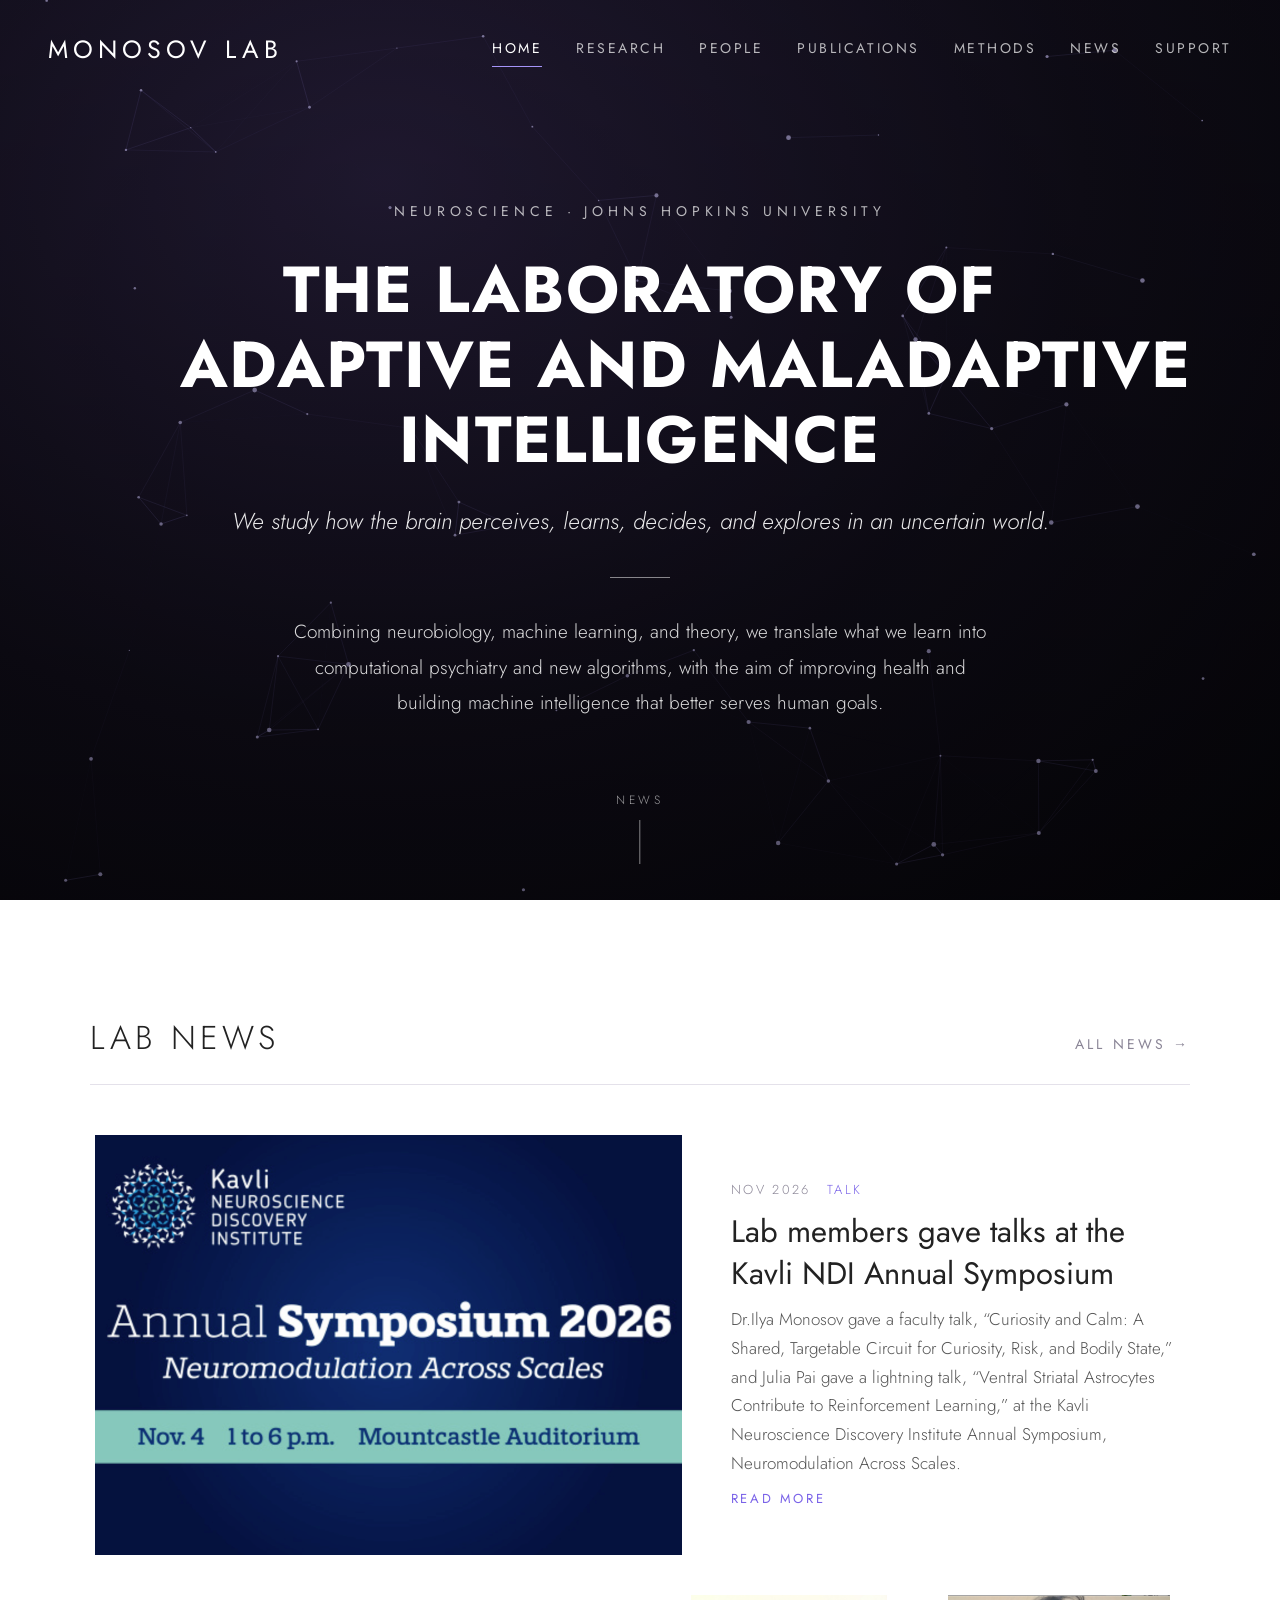
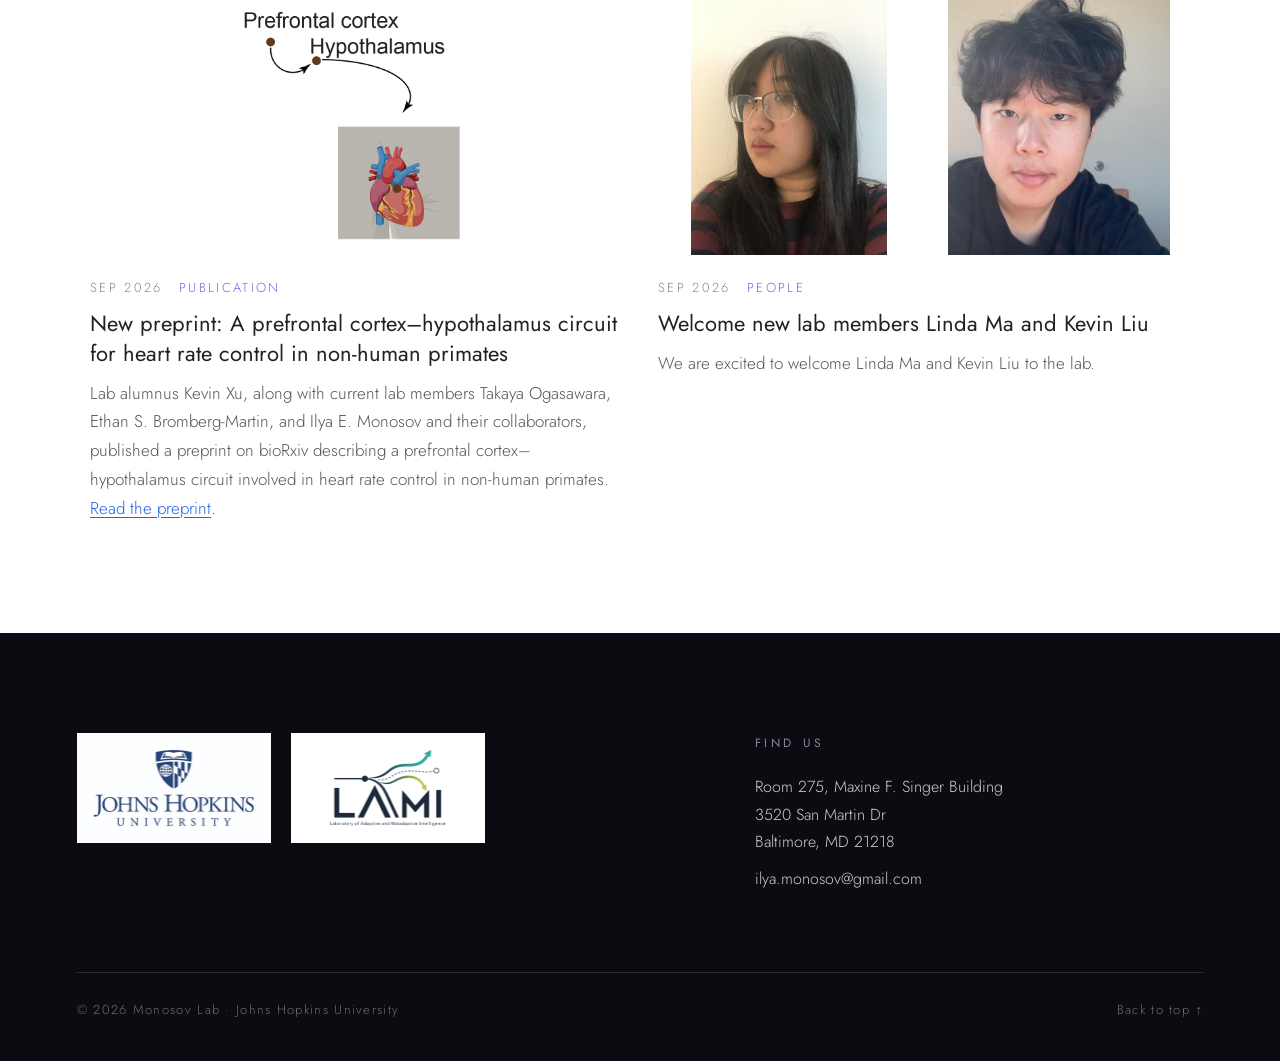
<file: index.html>
<!DOCTYPE html>
<html lang="en">
<head>
  <meta charset="UTF-8">
  <meta name="viewport" content="width=device-width, initial-scale=1.0">
  <title>Monosov Lab</title>
  <link rel="canonical" href="https://jh.monosovlab.org/">
  <meta name="description" content="Monosov Lab at Johns Hopkins University — concentrates on discovering the neural-circuit and algorithmic basis of intelligence, cognition, and their breakpoints in psychiatric disease.">
  <link rel="preconnect" href="https://fonts.googleapis.com">
  <link rel="preconnect" href="https://fonts.gstatic.com" crossorigin>
  <link href="https://fonts.googleapis.com/css2?family=Jost:ital,wght@0,300;0,400;0,500;1,300&display=swap" rel="stylesheet">
  <link rel="stylesheet" href="css/style.css?v=5">
</head>
<body>
  <div id="site-header">
    <header class="site-header" id="header">
      <a href="/" class="logo">Monosov Lab</a>
      <nav class="top-nav" aria-label="Main">
        <a href="/" class="active">Home</a>
        <a href="/research.html">Research</a>
        <a href="/people.html">People</a>
        <a href="/publications.html">Publications</a>
        <a href="/methods.html">Methods</a>
        <a href="/news.html">News</a>
        <a href="/support.html">Support</a>
      </nav>
    </header>
  </div>

  <section class="hero">
    <canvas class="network" aria-hidden="true"></canvas>
    <div class="hero-content">
      <div class="eyebrow">Neuroscience · Johns Hopkins University</div>
      <h1><b>The Laboratory of <span class="hero-line nowrap">Adaptive and Maladaptive</span> Intelligence</b></h1>
      <p class="tagline">We study how the brain perceives, learns, decides, and explores in an uncertain world.</p>
      <div class="divider"></div>
      <p class="lead">
        Combining neurobiology, machine learning, and theory, we translate what we learn into computational psychiatry and new algorithms, with the aim of improving health and building machine intelligence that better serves human goals.
      </p>
    </div>
    <a href="#news" class="scroll-cue">News<span></span></a>
  </section>

  <section class="section" id="news">
    <div class="container">
      <div class="section-head">
        <h2 class="section-title">Lab News</h2>
        <a href="/news.html" class="link-arrow">All News &rarr;</a>
      </div>
      <!-- Filled from news.html by js/site.js: the newest item is featured, the next two follow. -->
      <div class="news-grid reveal" data-latest-news></div>
    </div>
  </section>

  <div id="site-footer"></div>
  <script src="js/site.js?v=8"></script>
</body>
</html>
</file>
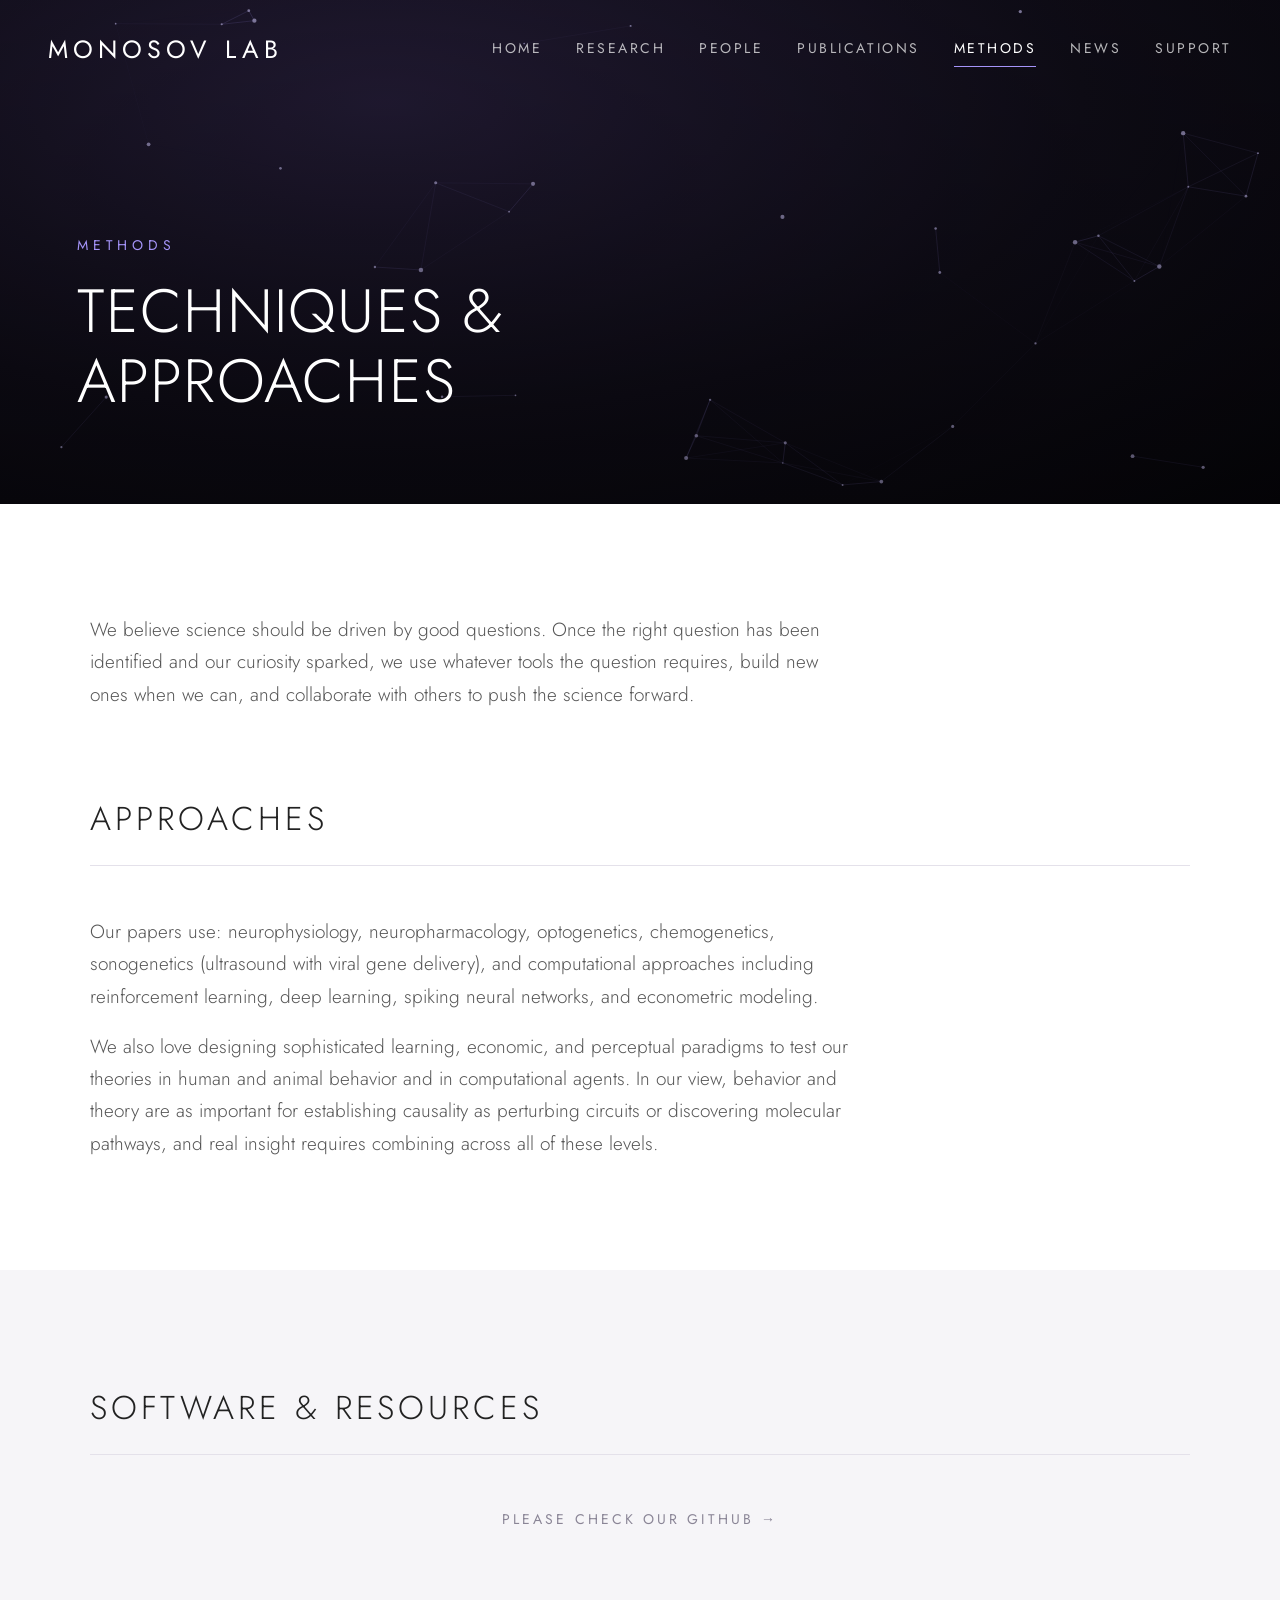
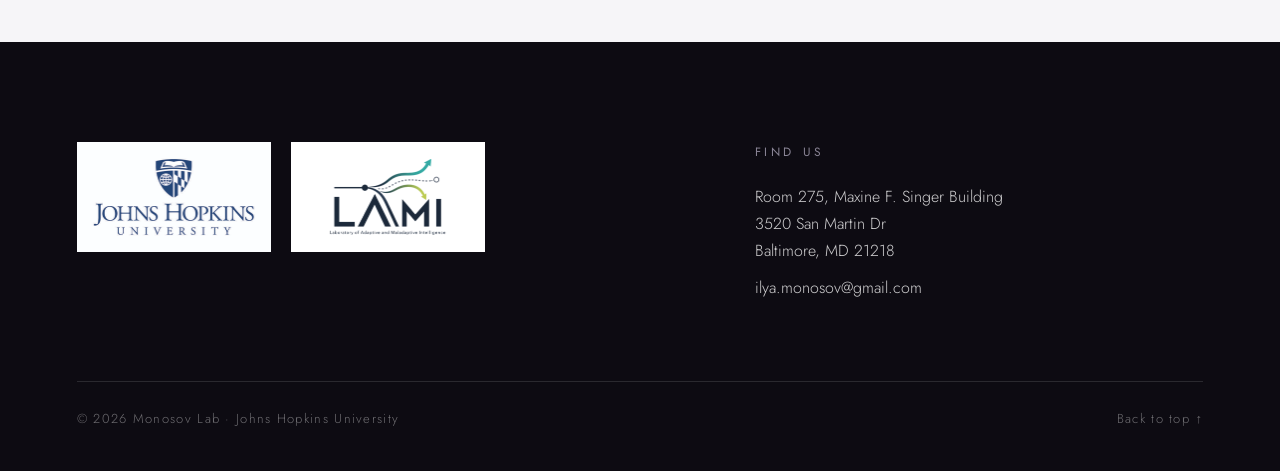
<file: methods.html>
<!DOCTYPE html>
<html lang="en">
<head>
  <meta charset="UTF-8">
  <meta name="viewport" content="width=device-width, initial-scale=1.0">
  <title>Methods · Monosov Lab</title>
  <link rel="canonical" href="https://jh.monosovlab.org/methods.html">
  <link rel="preconnect" href="https://fonts.googleapis.com">
  <link rel="preconnect" href="https://fonts.gstatic.com" crossorigin>
  <link href="https://fonts.googleapis.com/css2?family=Jost:ital,wght@0,300;0,400;0,500;1,300&display=swap" rel="stylesheet">
  <link rel="stylesheet" href="css/style.css?v=2">
</head>
<body>
  <div id="site-header">
    <header class="site-header" id="header">
      <a href="/" class="logo">Monosov Lab</a>
      <nav class="top-nav" aria-label="Main">
        <a href="/">Home</a>
        <a href="/research.html">Research</a>
        <a href="/people.html">People</a>
        <a href="/publications.html">Publications</a>
        <a href="/methods.html" class="active">Methods</a>
        <a href="/news.html">News</a>
        <a href="/support.html">Support</a>
      </nav>
    </header>
  </div>

  <section class="hero page-hero">
    <canvas class="network" aria-hidden="true"></canvas>
    <div class="hero-content">
      <div class="eyebrow">Methods</div>
      <h1>Techniques &amp; Approaches</h1>
    </div>
  </section>

  <section class="section">
    <div class="container">
      <div class="prose reveal">
        <p>
          We believe science should be driven by good questions. Once the right question has been identified and
          our curiosity sparked, we use whatever tools the question requires, build new ones when we can, and
          collaborate with others to push the science forward.
        </p>
      </div>
      <div class="section-head">
        <h2 class="section-title">Approaches</h2>
      </div>
      <div class="prose reveal">
        <p>
          Our papers use: neurophysiology, neuropharmacology, optogenetics, chemogenetics, sonogenetics (ultrasound
          with viral gene delivery), and computational approaches including reinforcement learning, deep learning,
          spiking neural networks, and econometric modeling.
        </p>
        <p>
          We also love designing sophisticated learning, economic, and perceptual paradigms to test our theories in
          human and animal behavior and in computational agents. In our view, behavior and theory are as important for establishing causality as perturbing circuits or discovering molecular pathways, and real insight requires combining across all of these levels.  
        </p>
      </div>
    </div>
  </section>

  <section class="section alt">
    <div class="container">
      <div class="section-head">
        <h2 class="section-title">Software &amp; Resources</h2>
      </div>
      <p class="center-link reveal"><a href="https://github.com/monosovlab" class="link-arrow" target="_blank" rel="noopener">Please check our GitHub &rarr;</a></p>
    </div>
  </section>

  <div id="site-footer"></div>
  <script src="js/site.js?v=8"></script>
</body>
</html>
</file>
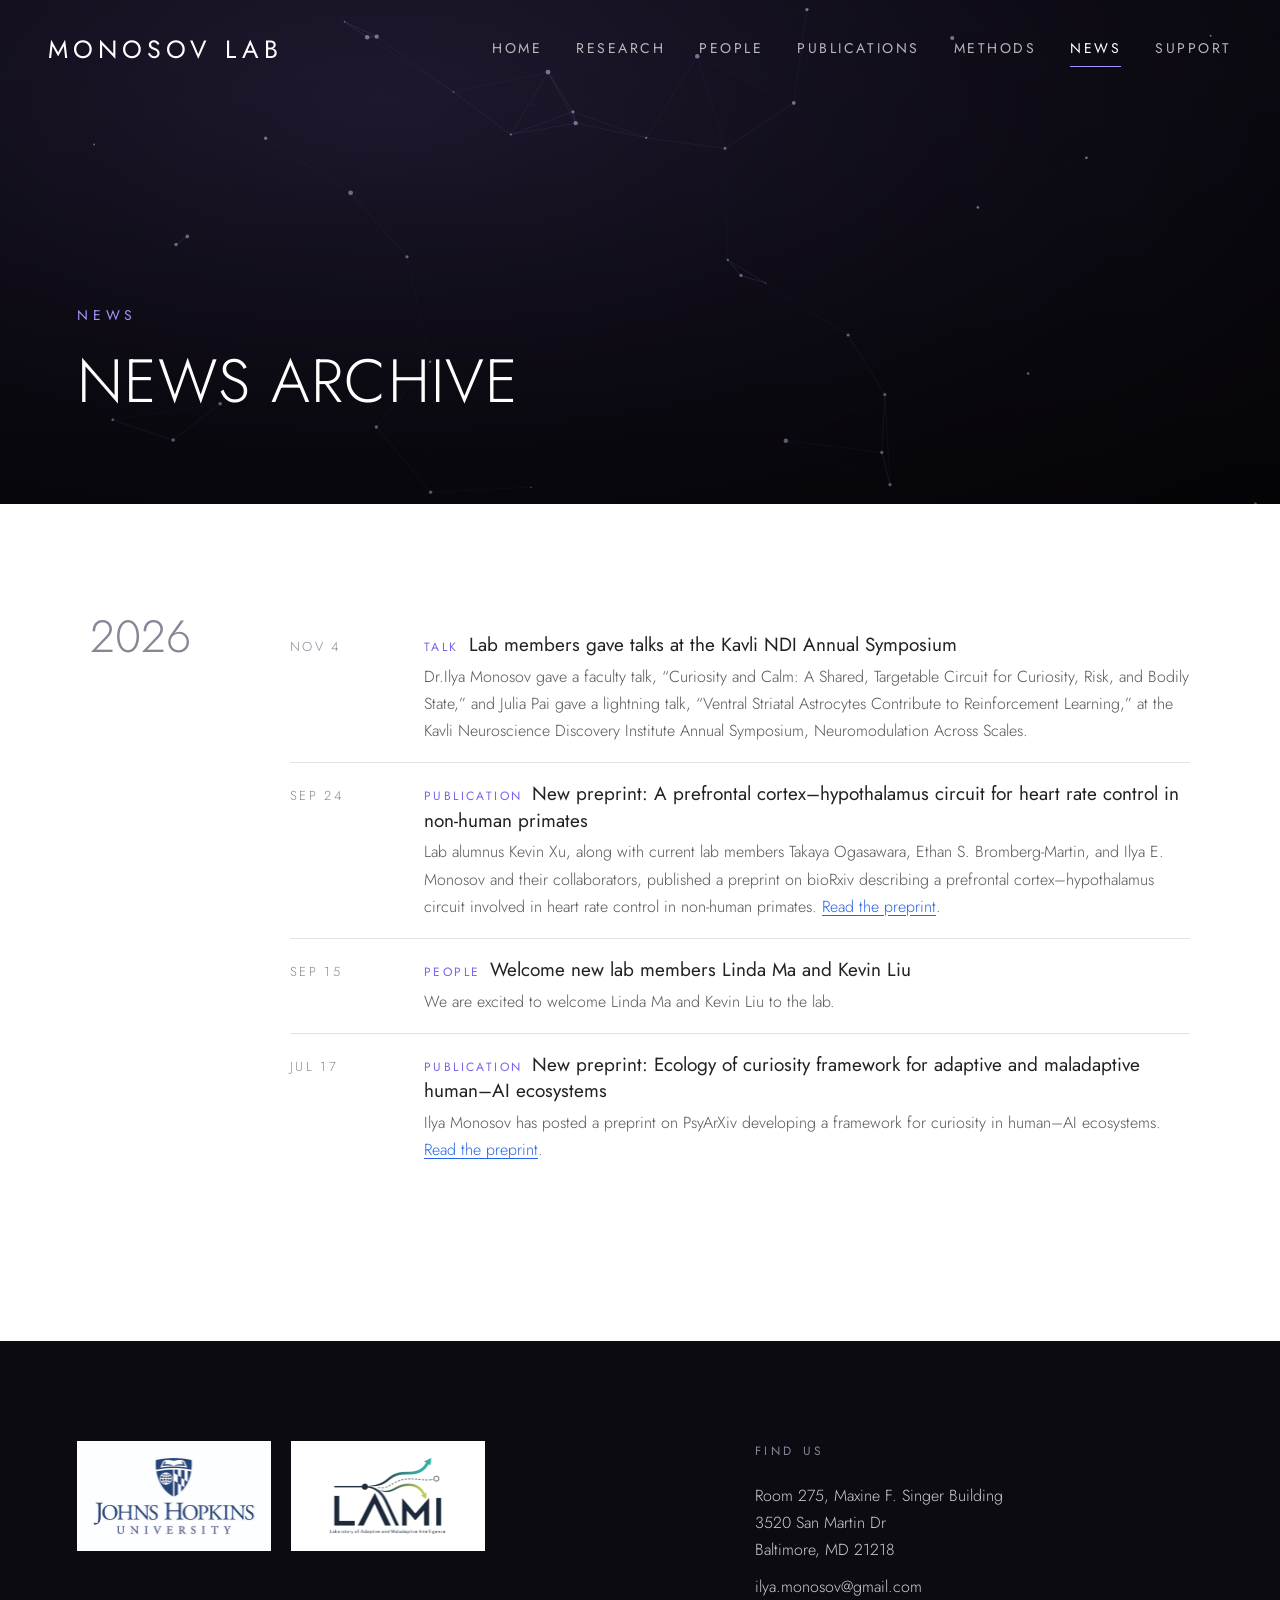
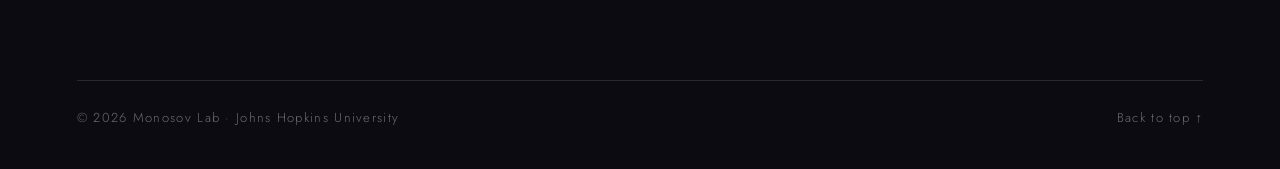
<file: news.html>
<!DOCTYPE html>
<html lang="en">
<head>
  <meta charset="UTF-8">
  <meta name="viewport" content="width=device-width, initial-scale=1.0">
  <title>News · Monosov Lab</title>
  <link rel="canonical" href="https://jh.monosovlab.org/news.html">
  <link rel="preconnect" href="https://fonts.googleapis.com">
  <link rel="preconnect" href="https://fonts.gstatic.com" crossorigin>
  <link href="https://fonts.googleapis.com/css2?family=Jost:ital,wght@0,300;0,400;0,500;1,300&display=swap" rel="stylesheet">
  <link rel="stylesheet" href="css/style.css?v=4">
</head>
<body>
  <div id="site-header">
    <header class="site-header" id="header">
      <a href="/" class="logo">Monosov Lab</a>
      <nav class="top-nav" aria-label="Main">
        <a href="/">Home</a>
        <a href="/research.html">Research</a>
        <a href="/people.html">People</a>
        <a href="/publications.html">Publications</a>
        <a href="/methods.html">Methods</a>
        <a href="/news.html" class="active">News</a>
        <a href="/support.html">Support</a>
      </nav>
    </header>
  </div>

  <section class="hero page-hero">
    <canvas class="network" aria-hidden="true"></canvas>
    <div class="hero-content">
      <div class="eyebrow">News</div>
      <h1>News Archive</h1>
    </div>
  </section>

  <section class="section">
    <div class="container">
      <!-- The home page shows the three newest items from this page (by year + date), so only edit news here.
           Add data-img="images/news/....jpg" to a news-row to give it a picture on the home page. -->
      <div class="year-block">
        <div class="year-label">2026</div>
        <div>
          <div class="news-row" data-img="images/news/news_1104.png">
            <div class="date">Nov 4</div>
            <div>
              <h3><span class="tag">Talk</span>Lab members gave talks at the Kavli NDI Annual Symposium</h3>
              <p>Dr.Ilya Monosov gave a faculty talk, “Curiosity and Calm: A Shared, Targetable Circuit for Curiosity, Risk, and Bodily State,” and Julia Pai gave a lightning talk, “Ventral Striatal Astrocytes Contribute to Reinforcement Learning,” at the Kavli Neuroscience Discovery Institute Annual Symposium, Neuromodulation Across Scales.</p>
            </div>
          </div>
          <div class="news-row" data-img="images/news/news-0924.png">
            <div class="date">Sep 24</div>
            <div>
              <h3><span class="tag">Publication</span>New preprint: A prefrontal cortex–hypothalamus circuit for heart rate control in non-human primates</h3>
              <p>Lab alumnus Kevin Xu, along with current lab members Takaya Ogasawara, Ethan S. Bromberg-Martin, and Ilya E. Monosov and their collaborators, published a preprint on bioRxiv describing a prefrontal cortex–hypothalamus circuit involved in heart rate control in non-human primates. <a class="read-paper" href="https://doi.org/10.64898/2026.09.18.752614">Read the preprint</a>.</p>
            </div>
          </div>
          <div class="news-row" data-img="images/people/linda-ma.png,images/people/kevin-liu.png">
            <div class="date">Sep 15</div>
            <div>
              <h3><span class="tag">People</span>Welcome new lab members Linda Ma and Kevin Liu</h3>
              <p>We are excited to welcome Linda Ma and Kevin Liu to the lab.</p>
            </div>
          </div>
          <div class="news-row" data-img="images/news/news_0717.png">
            <div class="date">Jul 17</div>
            <div>
              <h3><span class="tag">Publication</span>New preprint: Ecology of curiosity framework for adaptive and maladaptive human–AI ecosystems</h3>
              <p>Ilya Monosov has posted a preprint on PsyArXiv developing a framework for curiosity in human–AI ecosystems. <a class="read-paper" href="https://doi.org/10.31234/osf.io/w2cbs_v1">Read the preprint</a>.</p>
            </div>
          </div>
        </div>
      </div>
    </div>
  </section>

  <div id="site-footer"></div>
  <script src="js/site.js?v=8"></script>
</body>
</html>
</file>
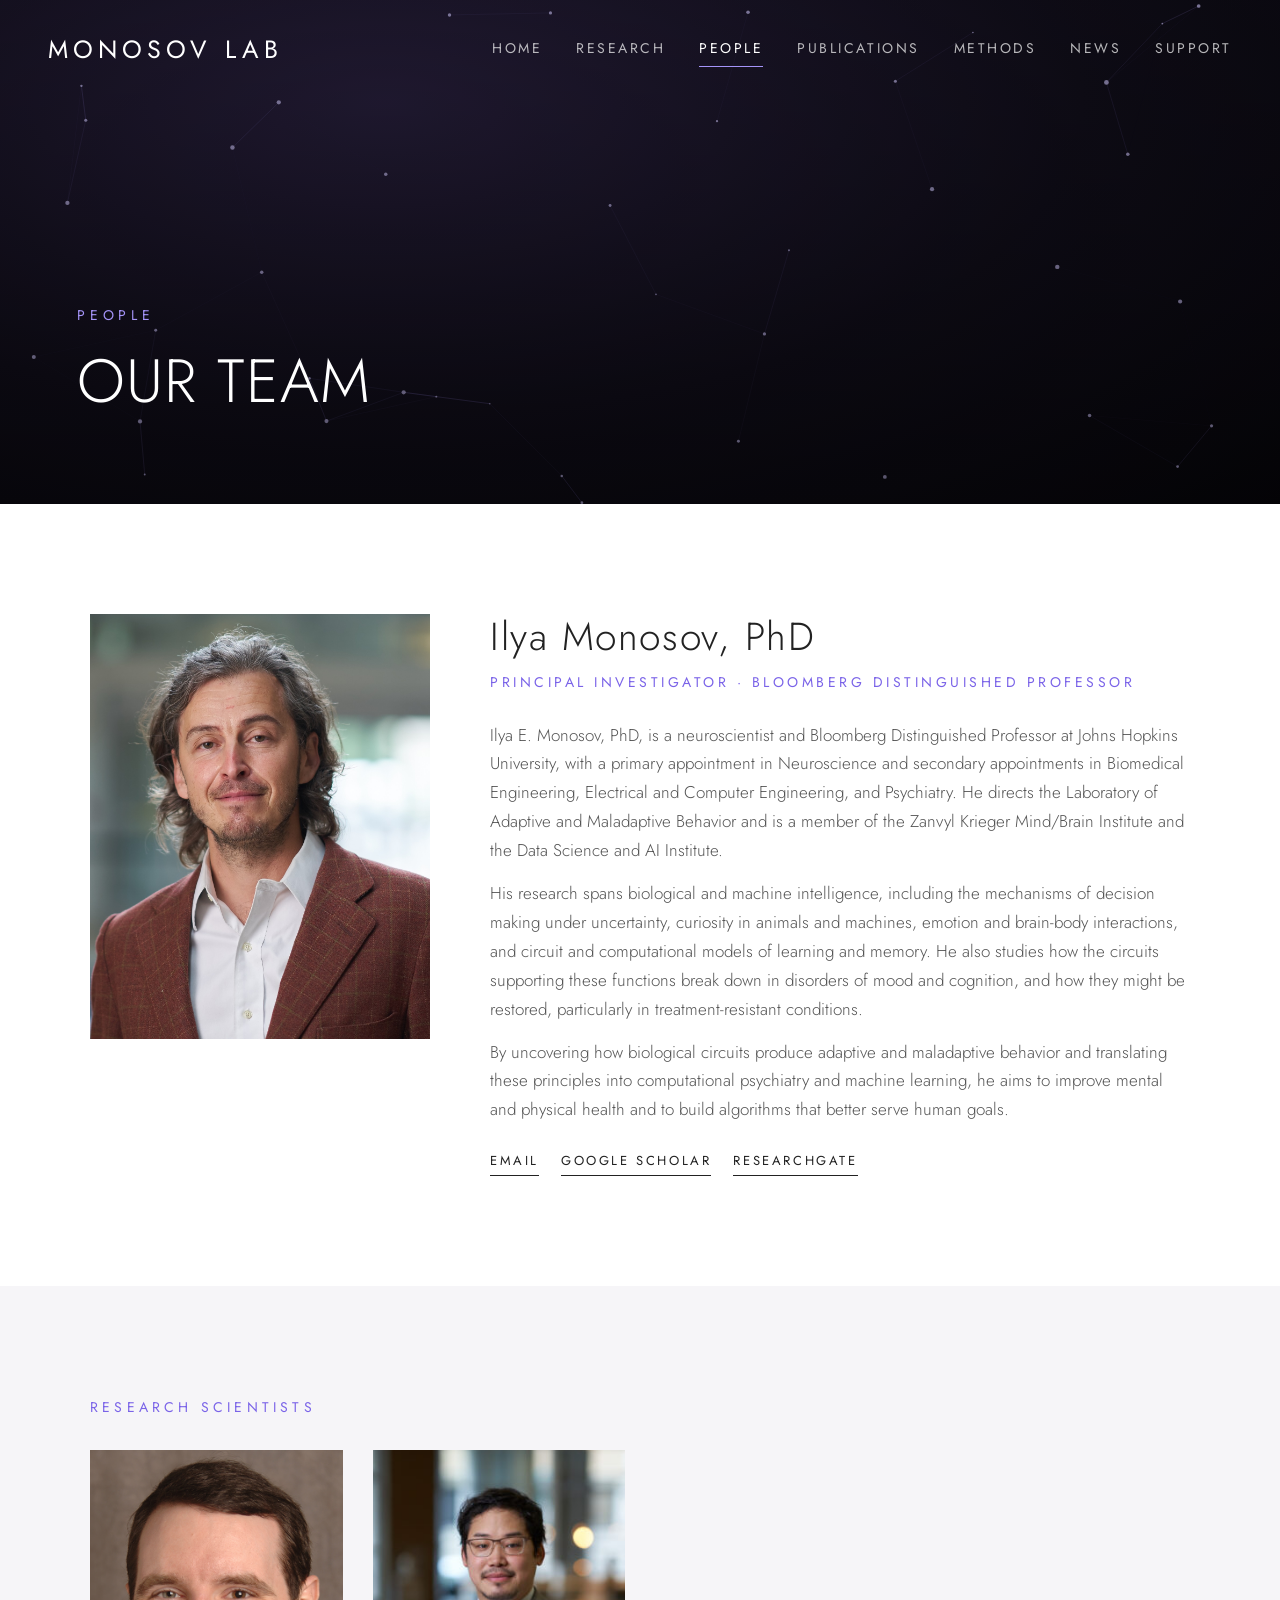
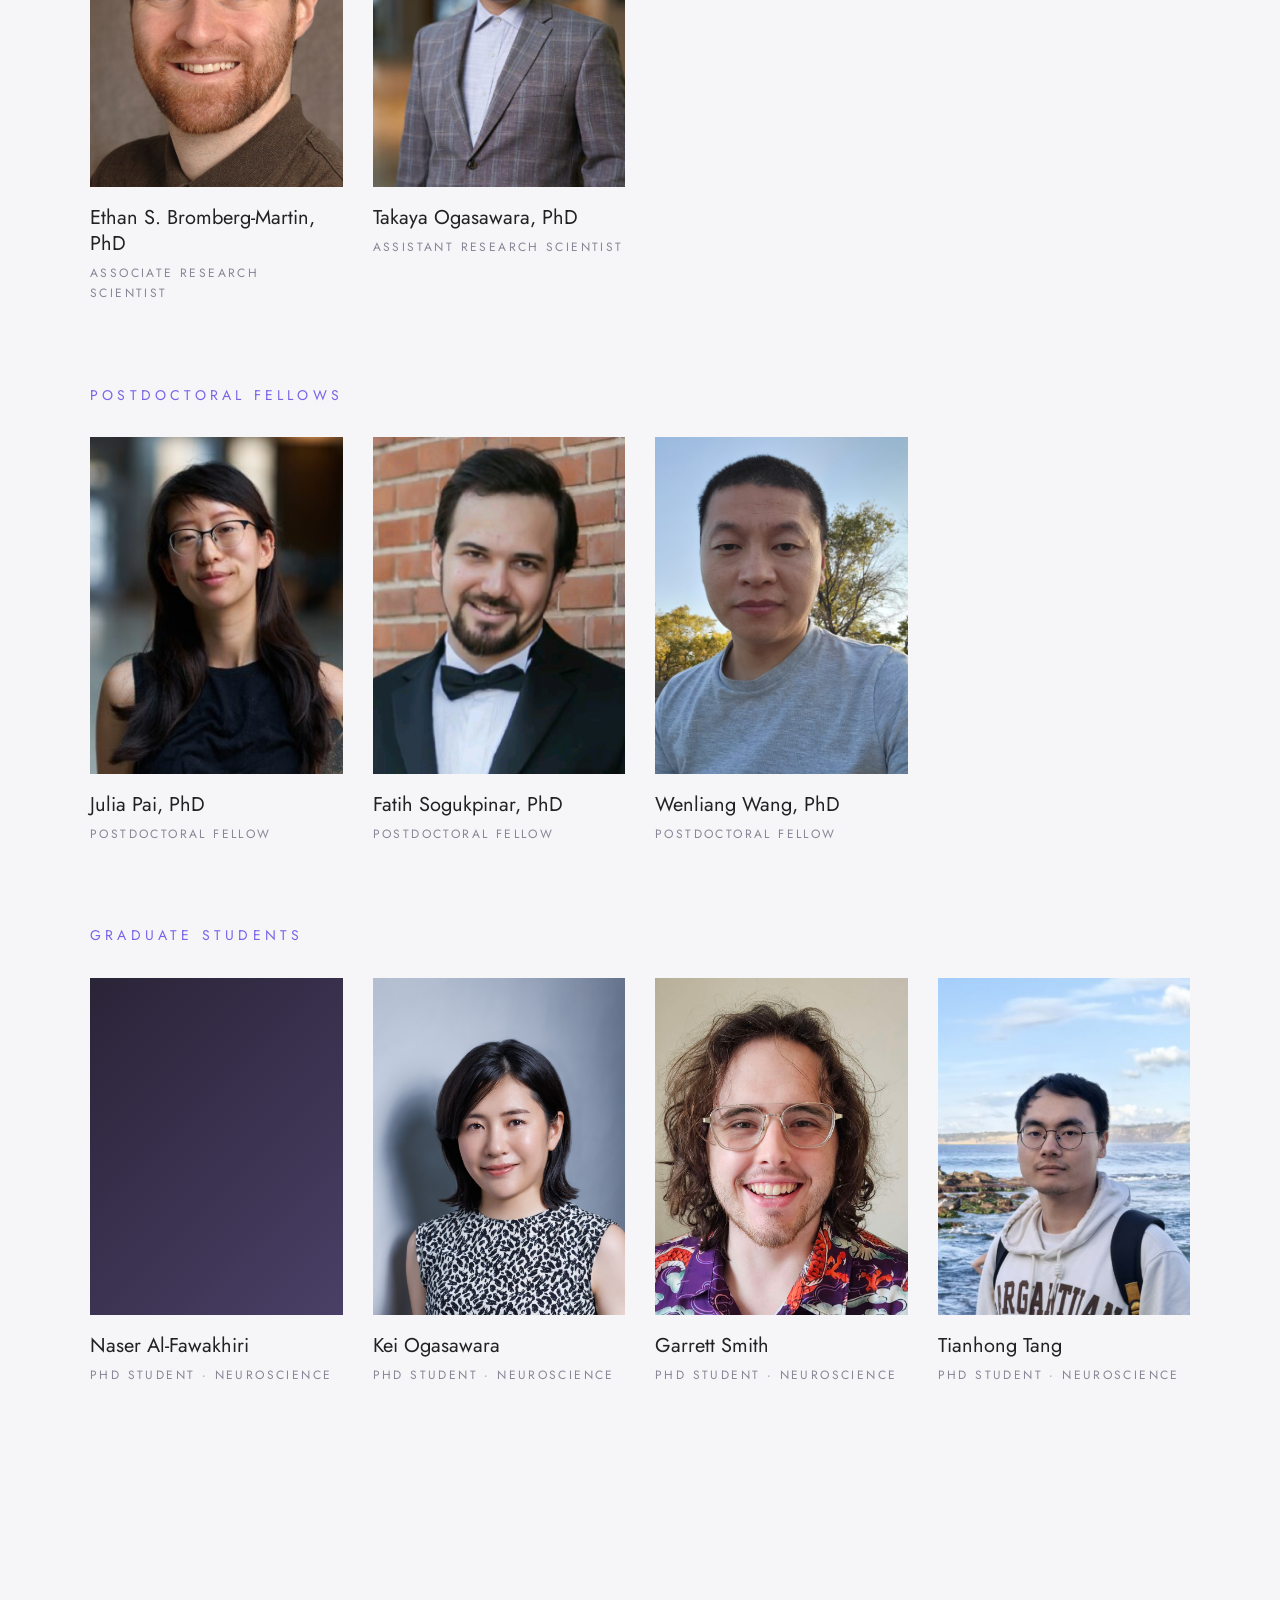
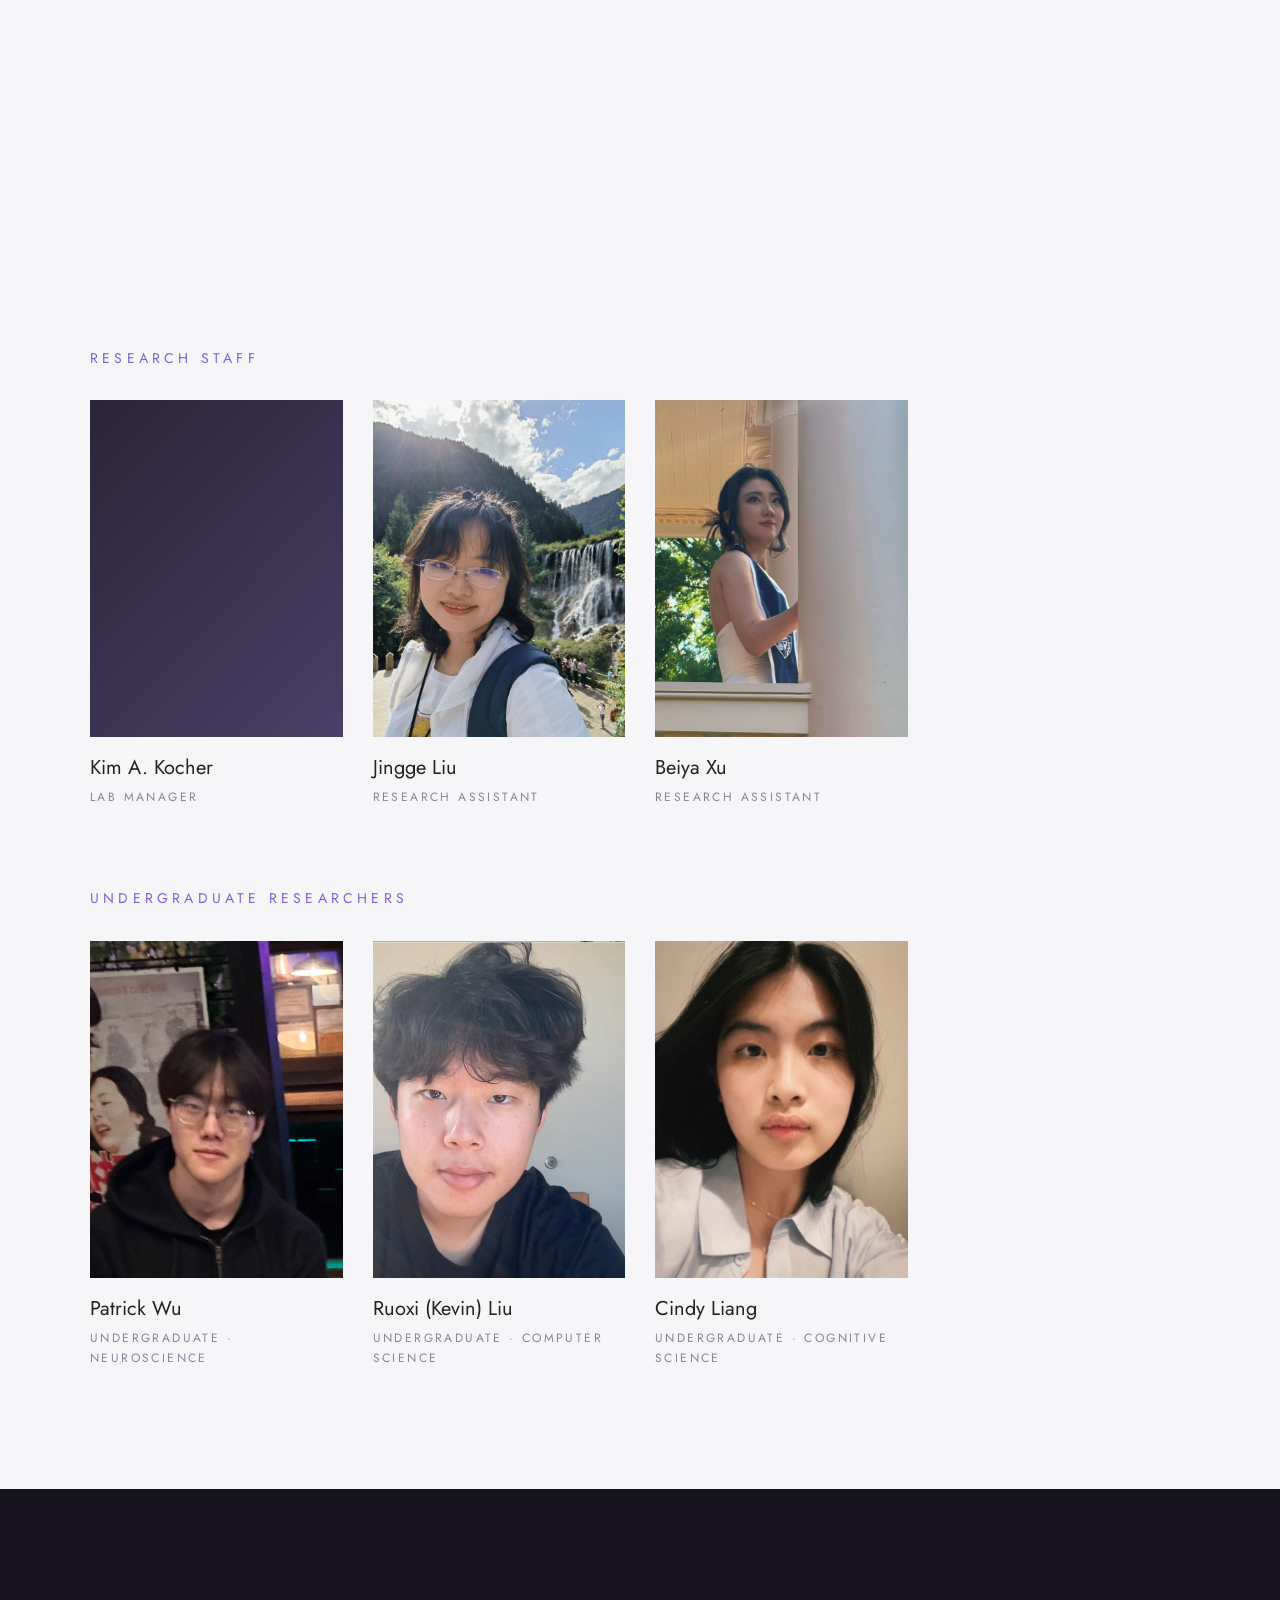
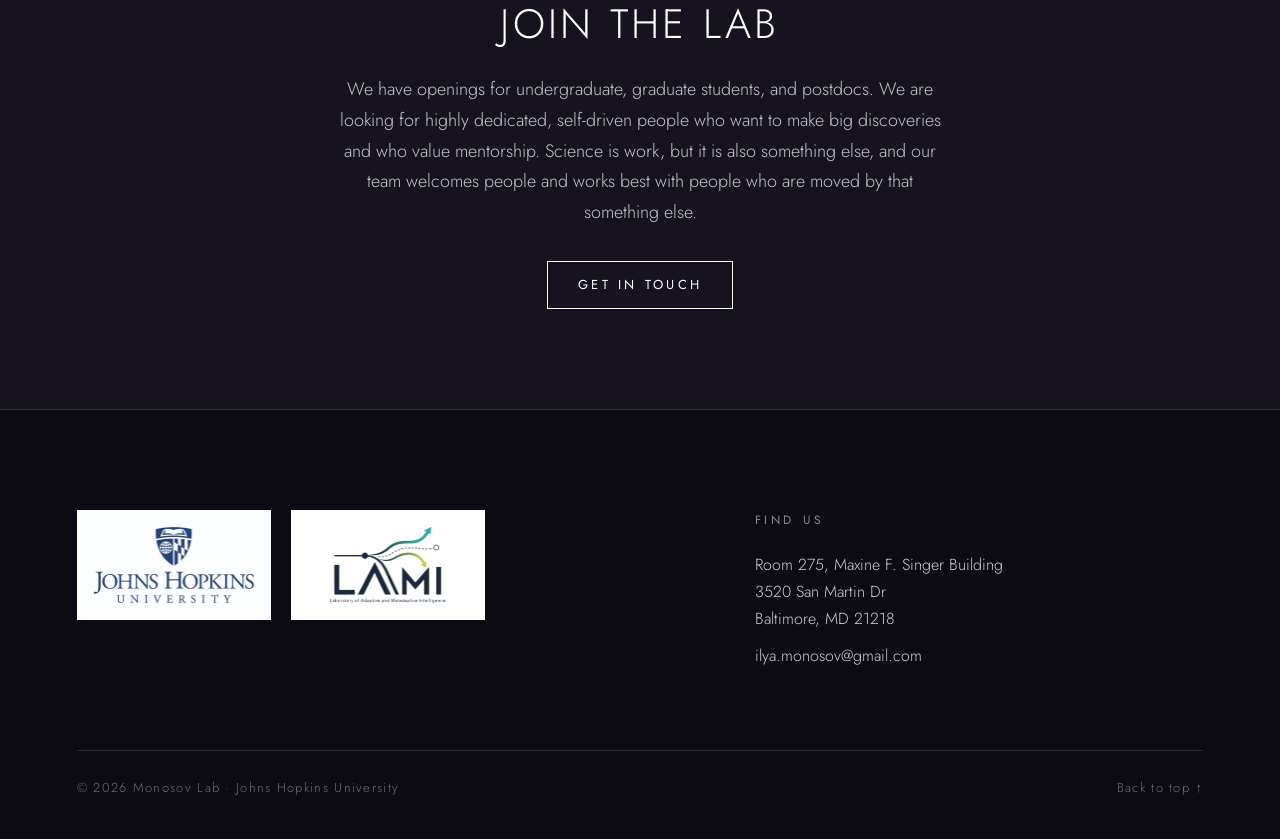
<file: people.html>
<!DOCTYPE html>
<html lang="en">
<head>
  <meta charset="UTF-8">
  <meta name="viewport" content="width=device-width, initial-scale=1.0">
  <title>People · Monosov Lab</title>
  <link rel="canonical" href="https://jh.monosovlab.org/people.html">
  <link rel="preconnect" href="https://fonts.googleapis.com">
  <link rel="preconnect" href="https://fonts.gstatic.com" crossorigin>
  <link href="https://fonts.googleapis.com/css2?family=Jost:ital,wght@0,300;0,400;0,500;1,300&display=swap" rel="stylesheet">
  <link rel="stylesheet" href="css/style.css?v=4">
</head>
<body>
  <div id="site-header">
    <header class="site-header" id="header">
      <a href="/" class="logo">Monosov Lab</a>
      <nav class="top-nav" aria-label="Main">
        <a href="/">Home</a>
        <a href="/research.html">Research</a>
        <a href="/people.html" class="active">People</a>
        <a href="/publications.html">Publications</a>
        <a href="/methods.html">Methods</a>
        <a href="/news.html">News</a>
        <a href="/support.html">Support</a>
      </nav>
    </header>
  </div>

  <section class="hero page-hero">
    <canvas class="network" aria-hidden="true"></canvas>
    <div class="hero-content">
      <div class="eyebrow">People</div>
      <h1>Our Team</h1>
    </div>
  </section>

  <section class="section">
    <div class="container">
      <div class="pi reveal">
        <div class="pi-photo"><img src="images/people/ilya-monosov.png" alt="Ilya Monosov"></div>
        <div>
          <h2>Ilya Monosov, PhD</h2>
          <div class="role">Principal Investigator · Bloomberg Distinguished Professor</div>
          <p>
            Ilya E. Monosov, PhD, is a neuroscientist and Bloomberg Distinguished Professor at Johns Hopkins University, with a primary appointment in Neuroscience and secondary appointments in Biomedical Engineering, Electrical and Computer Engineering, and Psychiatry. He directs the Laboratory of Adaptive and Maladaptive Behavior and is a member of the Zanvyl Krieger Mind/Brain Institute and the Data Science and AI Institute.
          </p>
          <p>
            His research spans biological and machine intelligence, including the mechanisms of decision making under uncertainty, curiosity in animals and machines, emotion and brain-body interactions, and circuit and computational models of learning and memory. He also studies how the circuits supporting these functions break down in disorders of mood and cognition, and how they might be restored, particularly in treatment-resistant conditions.
          </p>
          <p>
            By uncovering how biological circuits produce adaptive and maladaptive behavior and translating these principles into computational psychiatry and machine learning, he aims to improve mental and physical health and to build algorithms that better serve human goals.
          </p>
          <div class="person-links">
            <a href="mailto:ilya.monosov@gmail.com">Email</a>
            <a href="https://scholar.google.com/citations?user=UZ46kzgAAAAJ&hl=en">Google Scholar</a>
            <a href="https://www.researchgate.net/scientific-contributions/Ilya-E-Monosov-14283846">ResearchGate</a>
          </div>
        </div>
      </div>
    </div>
  </section>

  

  <section class="section alt">
    <div class="container">
      <h3 class="subhead">Research Scientists</h3>
      <div class="people-grid">
        <div class="person reveal" data-web="bromberg-martin.com">
          <div class="person-photo"><img src="images/people/ethan-bromberg-martin.png" alt="Ethan Bromberg-Martin"></div>
          <h3>Ethan S. Bromberg-Martin, PhD</h3>
          <div class="role">Associate Research Scientist</div>
          <p>I am Ethan S. Bromberg-Martin, an associate research scientist in the Monosov lab at Johns Hopkins University. I study how the brain learns what things are good and what things are bad, and how it uses this knowledge to banish the bad things and gather the good things! I am especially interested in how our brains motivate us to seek knowledge about the world. In a series of studies along with my collaborators over the years, I have uncovered neural networks in frontal cortex and basal ganglia that guide information seeking. Both in and outside the lab, I believe that learning about the world is not simply a passive process of parameter estimation and error-reduction, but an active delight of exploration and discovery. Why else be a scientist?</p>
        </div>
        <div class="person reveal">
          <div class="person-photo"><img src="images/people/takaya-ogasawara.png" alt="Takaya Ogasawara"></div>
          <h3>Takaya Ogasawara, PhD</h3>
          <div class="role">Assistant Research Scientist</div>
          <p>I am Takaya Ogasawara, an Assistant Research Scientist in the lab. I study the neural mechanisms underlying novelty-seeking behavior. Humans and animals are motivated to explore new objects that they have never encountered before. This tendency persists even when seeking novelty is non-instrumental – i.e., when it does not contribute to reward rates or facilitate new learning. Such non-instrumental novelty seeking is a core component of curiosity that supports adaptive behavior and survival. I investigate neural circuits that regulate this behavior, using electrophysiological recordings and chemogenetic circuit manipulation. Outside the lab, I enjoy leather crafting.</p>
        </div>
      </div>

      <h3 class="subhead">Postdoctoral Fellows</h3>
      <div class="people-grid">
        <div class="person reveal">
          <div class="person-photo"><img src="images/people/julia-pai.png" alt="Julia Pai"></div>
          <h3>Julia Pai, PhD</h3>
          <div class="role">Postdoctoral Fellow</div>
          <p>I'm interested in the mechanisms underlying motivated behavior and decision-making. I obtained my Bachelor's degree at NYU and completed my PhD in neuroscience at Washington University in St. Louis in the Monosov lab, where my thesis work focused on how astrocytes in the striatum contribute to reinforcement learning and decision-making. Outside the lab, I like to make pots and watch birds.</p>
        </div>
        <div class="person reveal" data-email="f.sogukpinar@wustl.edu" data-github="https://github.com/fspinar " data-linkedin="https://www.linkedin.com/in/fatih-sogukpinar-a85568156/?locale=en_US" data-scholar="https://scholar.google.com/citations?user=x4qnVOAAAAAJ&hl=en">
          <div class="person-photo"><img src="images/people/fatih-sogukpinar.png" alt="Fatih Sogukpinar"></div>
          <h3>Fatih Sogukpinar, PhD</h3>
          <div class="role">Postdoctoral Fellow</div>
          <p>Fatih Sogukpinar is a former PhD student at the Monosov lab. He initially joined the lab as an undergraduate research assistant, and later also worked as a post-bac researcher before doing his PhD in the lab. During his PhD, he worked on computational modeling of human information seeking and reinforcement learning, and astrocytes’ role on reinforcement learning in mice. After his PhD at Monosov lab, he joined Hiratani lab at WashU as a postdoctoral research associate, where he is currently working on theory and computational modeling of continual learning in humans. He obtained his undergraduate degree from Bogazici University, Turkey, in Electrical & Electronics Engineering and Physics. He is curious about many areas of science and philosophy. When he is not working, he is likely playing chess, playing the violin, or watching thrilling shows/documentaries.</p>
        </div>
        <div class="person reveal">
          <div class="person-photo"><img src="images/people/wenliang-wang.png" alt="Wenliang Wang"></div>
          <h3>Wenliang Wang, PhD</h3>
          <div class="role">Postdoctoral Fellow</div>
          <p>I am Wenliang Wang, a postdoctoral researcher in the lab. My research focuses on the neural mechanisms underlying timing and memory consolidation, with a particular interest in how the brain represents temporal information and transforms experiences into stable, long-term memories.</p>
        </div>
      </div>


      <h3 class="subhead">Graduate Students</h3>
      <div class="people-grid">
        <div class="person reveal">
          <div class="person-photo ph"></div>
          <h3>Naser Al-Fawakhiri</h3>
          <div class="role">PhD Student · Neuroscience</div>
          <p>Short intro.</p>
        </div>
        <div class="person reveal">
          <div class="person-photo"><img src="images/people/kei-ogasawara.png" alt="Kei Ogasawara"></div>
          <h3>Kei Ogasawara</h3>
          <div class="role">PhD Student · Neuroscience</div>
          <p>I am a Ph.D. student in the Monosov Lab at Johns Hopkins University. My research explores how early-life maternal interactions influence curiosity, novelty exploration, and decision-making throughout development. More broadly, I am interested in how the brain interprets the external world and how these processes are shaped by experience. Outside the lab, I enjoy exploring new sushi restaurants and farmers' markets.</p>
        </div>
        <div class="person reveal">
          <div class="person-photo"><img src="images/people/garrett-smith.png" alt="Garrett Smith"></div>
          <h3>Garrett Smith</h3>
          <div class="role">PhD Student · Neuroscience</div>
          <p>My name is Garrett Smith and I am a neuroscience PhD student in the Monosov lab at Johns Hopkins University. My work focuses on how the brain assigns reward value under shifting naturalistic contexts. Broadly, my interest is in understanding the neural mechanisms supporting the adaptive strategies used by various organisms to optimize reward and resolve uncertainty.</p>
        </div>
        <div class="person reveal">
          <div class="person-photo"><img src="images/people/tianhong-tang.png" alt="Tianhong Tang"></div>
          <h3>Tianhong Tang</h3>
          <div class="role">PhD Student · Neuroscience</div>
          <p>Tianhong Tang is a neuroscience graduate student in the Monosov Lab at Johns Hopkins University. His research uses computational modeling to investigate how prefrontal functional connectivity changes across arousal states and how the thalamus regulates prefrontal network connectivity. More broadly, he is interested in developing mechanistic models to understand the circuit mechanisms underlying animal cognition. Outside the lab, he enjoys bouldering and solving puzzles.</p>
        </div>
        <div class="person reveal" data-email="ahatami2@jh.edu" data-web="https://armanhtm.github.io/" data-linkedin="https://linkedin.com/in/arman-hatami/" data-github="https://github.com/armanhtm/" data-scholar="https://scholar.google.com/citations?hl=en&user=n2_BtRMAAAAJ">
          <div class="person-photo"><img src="images/people/arman-hatami.png" alt="Arman Hatami"></div>
          <h3>Arman Hatami</h3>
          <div class="role">PhD Student · Electrical and Computer Engineering</div>
          <p>My name is Arman Hatami, and I am interested in learning and unlearning. I am curious about how learning happens, how forgetting occurs, and whether forgetting can actually improve learning. I am also interested in the different ways we learn. Can learning happen through communication and interaction with others? Can we learn indirectly from things that seem unrelated? More broadly, questions about learning and intelligence fascinate me.</p>
        </div>
        <div class="person reveal" data-email="raalish1@jh.edu" data-web="https://therorange.github.io/RominaAalishah/" data-linkedin="https://www.linkedin.com/in/romina-aalishah/" data-github="https://github.com/TheRorange/" data-scholar="https://scholar.google.com/citations?user=dYtp2b0AAAAJ&hl=en">
          <div class="person-photo"><img src="images/people/romina-aalishah.png" alt="Romina Aalishah"></div>
          <h3>Romina Aalishah</h3>
          <div class="role">PhD Student · Electrical and Computer Engineering</div>
          <p>I am interested in (machine) learning, computer vision, and reasoning, especially in understanding how internal representations influence model behavior. My work also involves model architecture design, compression techniques, and representation analysis, with the goal of building neural networks that are more interpretable and robust. I am currently a Ph.D. student in the Department of Electrical and Computer Engineering at Johns Hopkins University. I received my B.Sc. in Electrical Engineering from Amirkabir University of Technology (Tehran Polytechnic) in 2024 and my M.Sc. in Electrical and Computer Engineering from Johns Hopkins University in 2025.</p>
        </div>
        <div class="person reveal" data-github="https://github.com/lma0000" data-scholar="https://scholar.google.com/citations?user=QcitlyMAAAAJ">
          <div class="person-photo"><img src="images/people/linda-ma.png" alt="Linda Ma"></div>
          <h3>Linda Ma</h3>
          <div class="role">PhD Student · Biomedical Engineering</div>
          <p>BME PhD Candidate at Johns Hopkins, BS Mathematics at William & Mary. I am interested in studying behavior through modeling and analysis of neural activity, and investigating the mathematical principles shaping neural mechanisms and representations.</p>
        </div>
      </div>

      <h3 class="subhead">Research Staff</h3>
      <div class="people-grid">
        <div class="person reveal">
          <div class="person-photo ph"></div>
          <h3>Kim A. Kocher</h3>
          <div class="role">Lab Manager</div>
          <p>Kim holds a B.S. in Anthropology from Washington University in St. Louis. She began her career as a veterinary technician in private practice before transitioning to research at WashU in 2000. She joined the Monosov Lab in 2014 as a research technician and moved with the lab to Johns Hopkins University in 2025, where she now serves as a research technician and lab manager.

            Kim brings extensive experience in behavioral training, surgical support, and laboratory operations, and provides essential research and administrative support to members of the lab.</p>
        </div>
        <div class="person reveal">
          <div class="person-photo"><img src="images/people/jingge-liu.png" alt="Jingge Liu"></div>
          <h3>Jingge Liu</h3>
          <div class="role">Research Assistant</div>
          <p>Jingge Liu is a Research Assistant in the lab. She works with lab members on ongoing research projects and is developing her skills in experimental neuroscience techniques. Her research interests focus on how sleep shapes behavior and cognition, particularly learning and memory. Outside the lab, she enjoys painting, bouldering, and puzzle games.</p>
        </div>
        <div class="person reveal" data-email="bxu41@jh.edu" data-github="https://github.com/alexarXu" data-linkedin="https://www.linkedin.com/in/beiya-xu-b2412b340/" data-scholar="https://scholar.google.com/citations?user=JBs95ksAAAAJ">
          <div class="person-photo"><img src="images/people/beiya-xu.png" alt="Beiya Xu"></div>
          <h3>Beiya Xu</h3>
          <div class="role">Research Assistant</div>
          <p>Beiya Xu works as a Research Assistant in the Monosov Lab. She received her master's degree in Biomedical Engineering from Johns Hopkins University, USA, and her bachelor's degree in Biomedical Engineering from Huazhong University of Science and Technology, China. Beiya is working with @Ethan Bromberg-Martin to test different information-seeking theories in humans and is interested in exploration–exploitation processes across different domains, such as the semantic domain. Outside the lab, she enjoys playing video games and swimming. She is also finding the sweet spot on her own exploration–exploitation curve as she navigates this beautiful world. </p>
        </div>
      </div>

      <h3 class="subhead">Undergraduate Researchers</h3>
      <div class="people-grid">
        <div class="person reveal">
          <div class="person-photo"><img src="images/people/patrick-wu.png" alt="Patrick Wu"></div>
          <h3>Patrick Wu</h3>
          <div class="role">Undergraduate · Neuroscience</div>
          <p>Patrick is an undergrad currently studying Neuroscience and Visual Arts at Johns Hopkins University. In the lab, he is exploring neural circuits linking uncertainty and punishment to their downstream consequences on the body. Out of the lab, Patrick spends his free time playing games, drawing, and going to the gym.</p>
        </div>
        <div class="person reveal">
          <div class="person-photo"><img src="images/people/kevin-liu.png" alt="Kevin Liu"></div>
          <h3>Ruoxi (Kevin) Liu</h3>
          <div class="role">Undergraduate · Computer Science</div>
          <p>I'm a senior undergraduate at Johns Hopkins University, double majoring in Computer Science and Neuroscience. My research interests lie in natural language processing and machine learning, with a focus on interpretable representation learning. I study how directly rewarding specific properties of LLMs' internal representations can encourage desirable model behaviors. I work with Professor Ilya Monosov on quantifying uncertainty in LLMs through probing. Our goal is to use the structure of models' hidden representations as a direct signal for guiding exploration-exploitation decisions toward actions that reduce predicted uncertainty about a question of interest.</p>
        </div>
        <div class="person reveal">
          <div class="person-photo"><img src="images/people/cindy-liang.png" alt="Cindy Liang"></div>
          <h3>Cindy Liang</h3>
          <div class="role">Undergraduate · Cognitive Science</div>
          <p>Cindy is a freshman undergrad at Johns Hopkins University majoring Cognitive Science. Her research interests involve how cognitive processes such as memory and learning affect decision-making and how they are reflected in neuronal mechanisms. She is currently involved in exploring novelty-seeking and decision making in rats. Outside the lab, she loves sleeping, reading, and getting food with friends!</p>
        </div>
      </div>
    </div>
  </section>

  <section class="cta">
    <h2>Join the Lab</h2>
    <p>We have openings for undergraduate, graduate students, and postdocs. We are looking for highly dedicated, self-driven people who want to make big discoveries and who value mentorship. Science is work, but it is also something else, and our team welcomes people and works best with people who are moved by that something else.</p>
    <a href="mailto:ilya.monosov@gmail.com" class="btn">Get in touch</a>
  </section>

  <div id="site-footer"></div>
  <script src="js/site.js?v=8"></script>
</body>
</html>
</file>
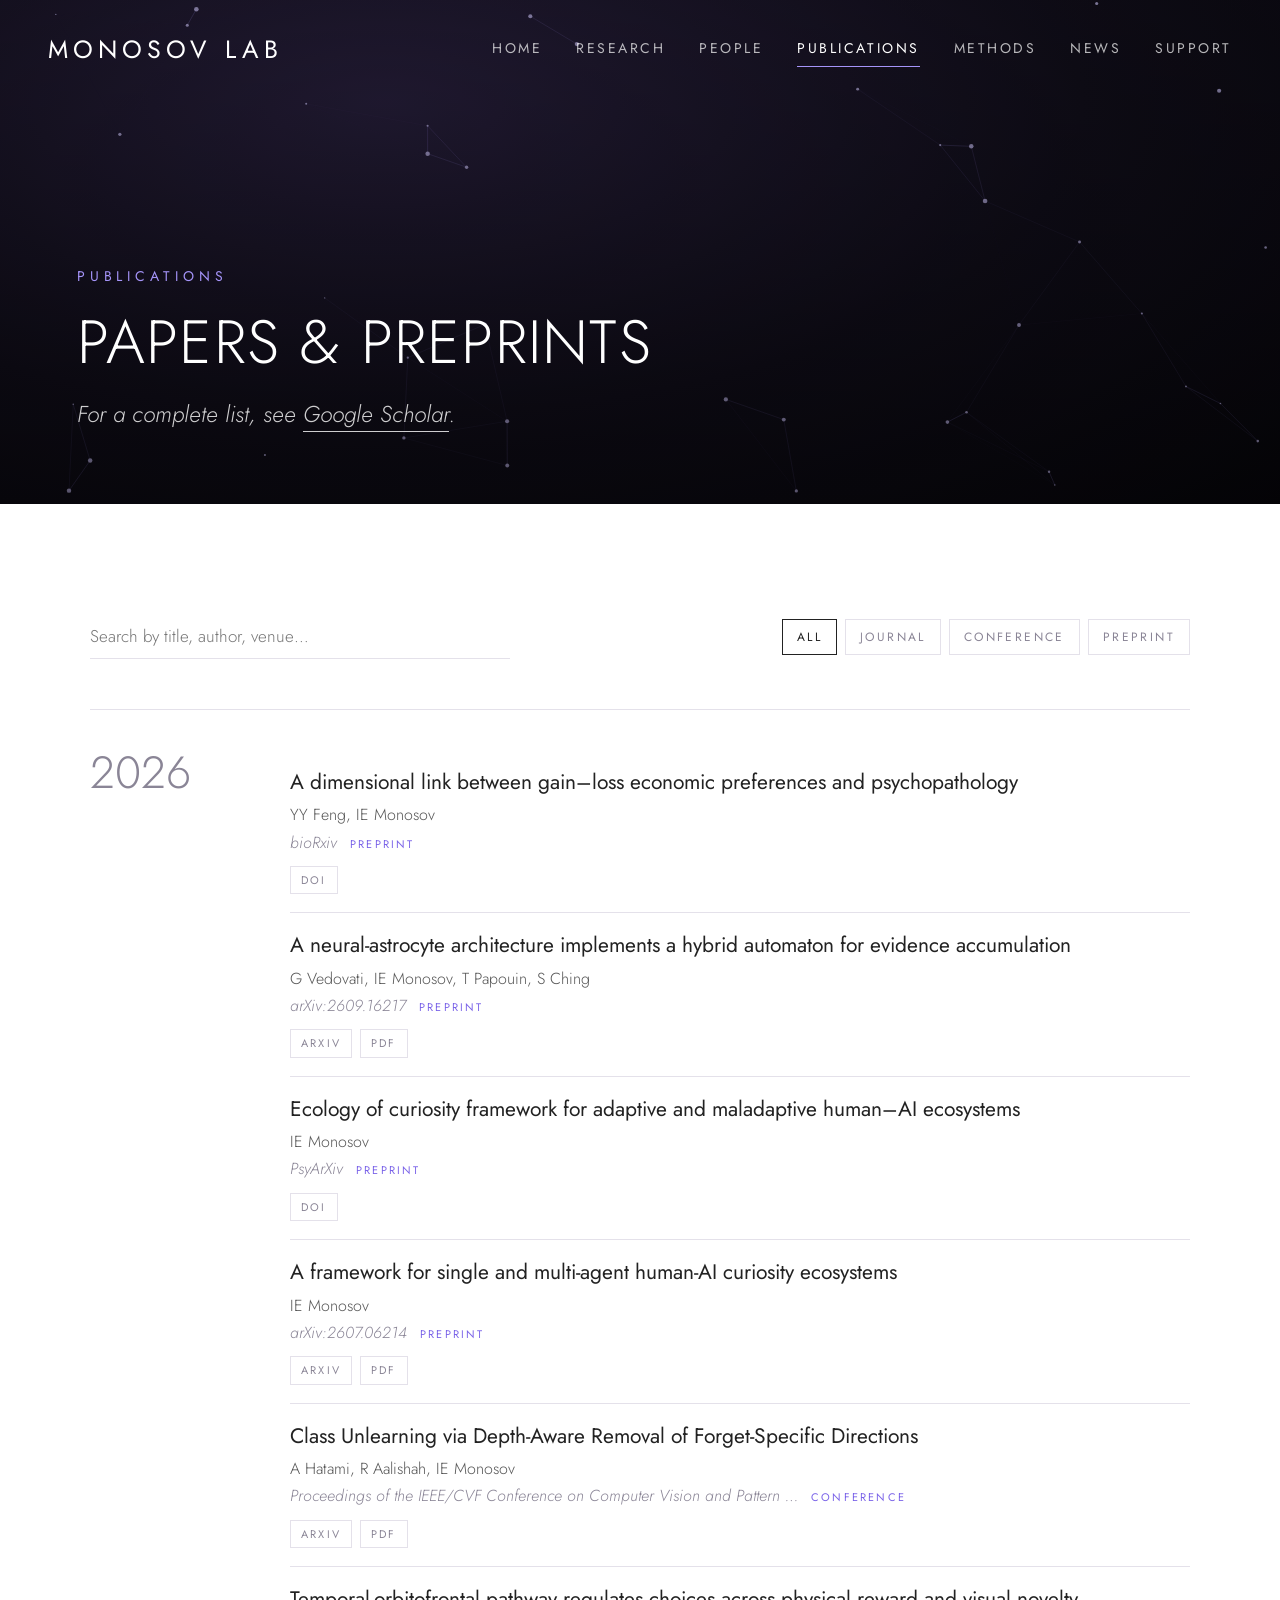
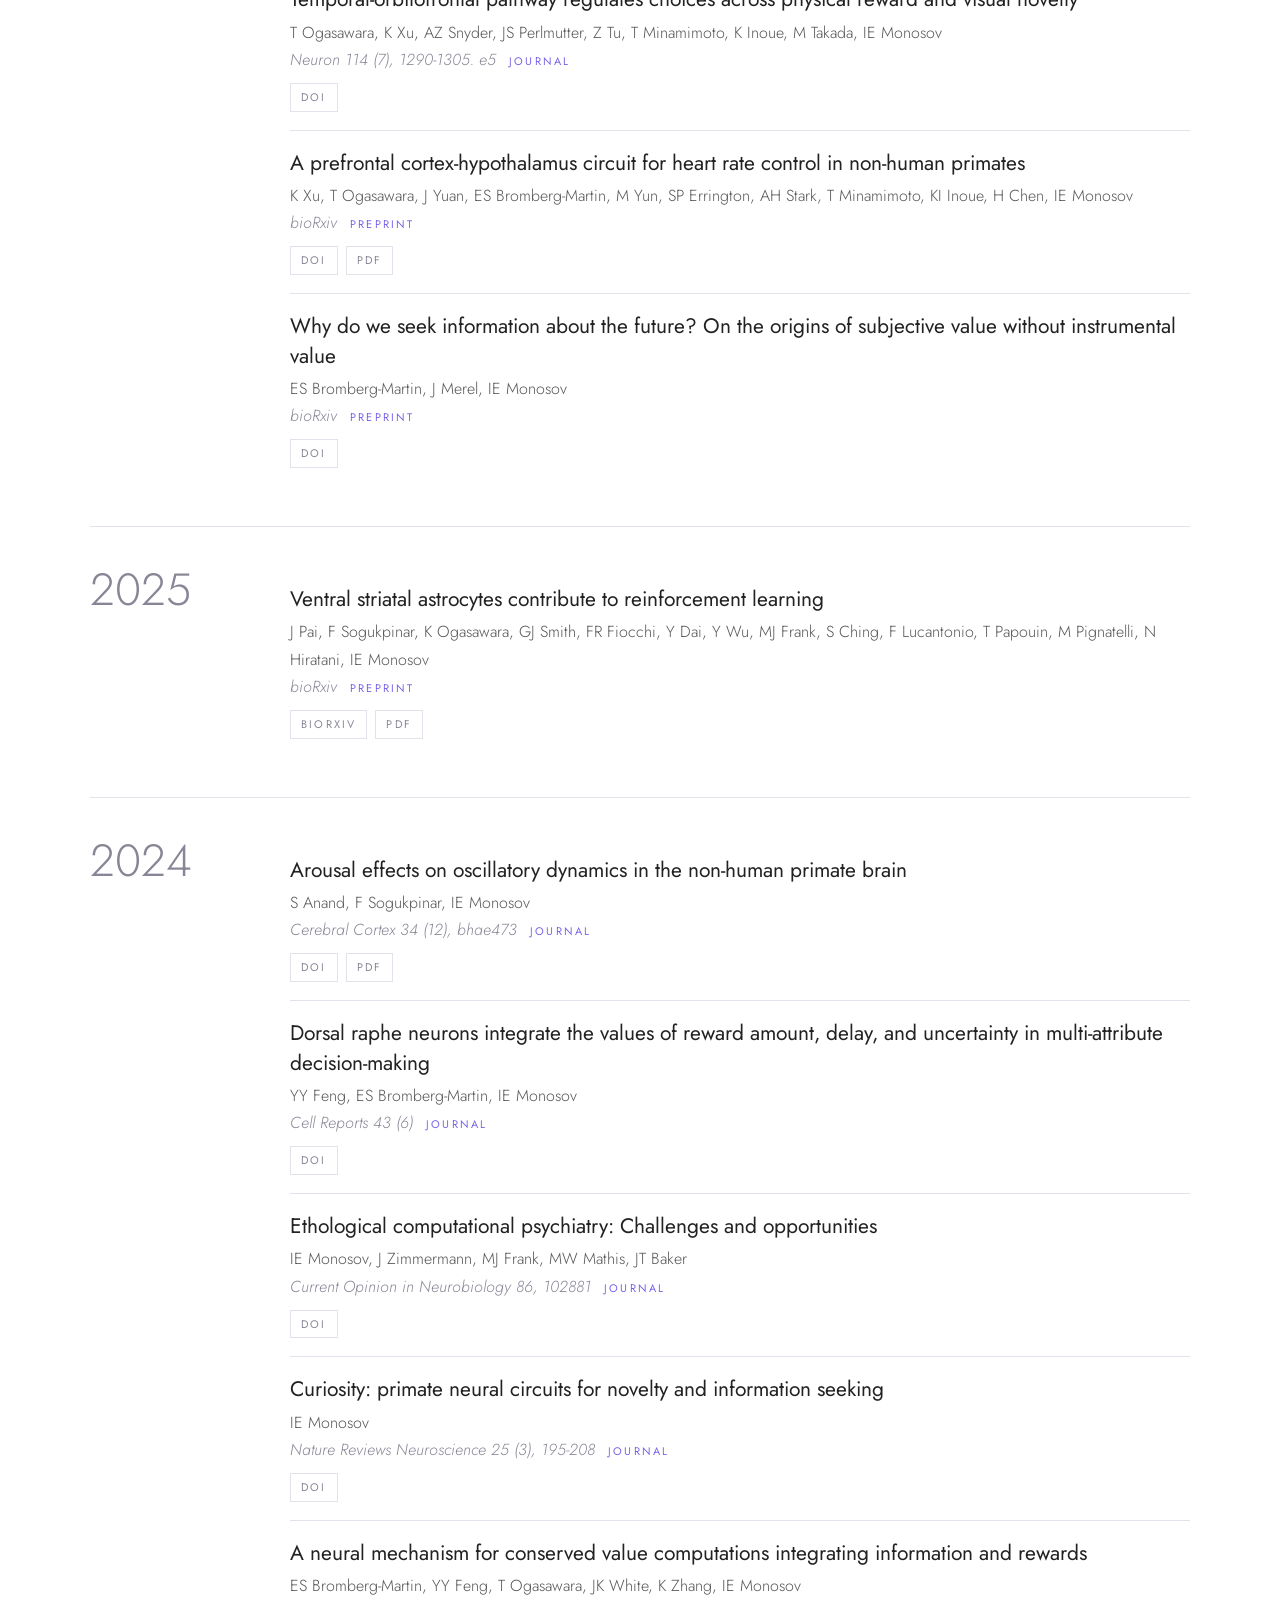
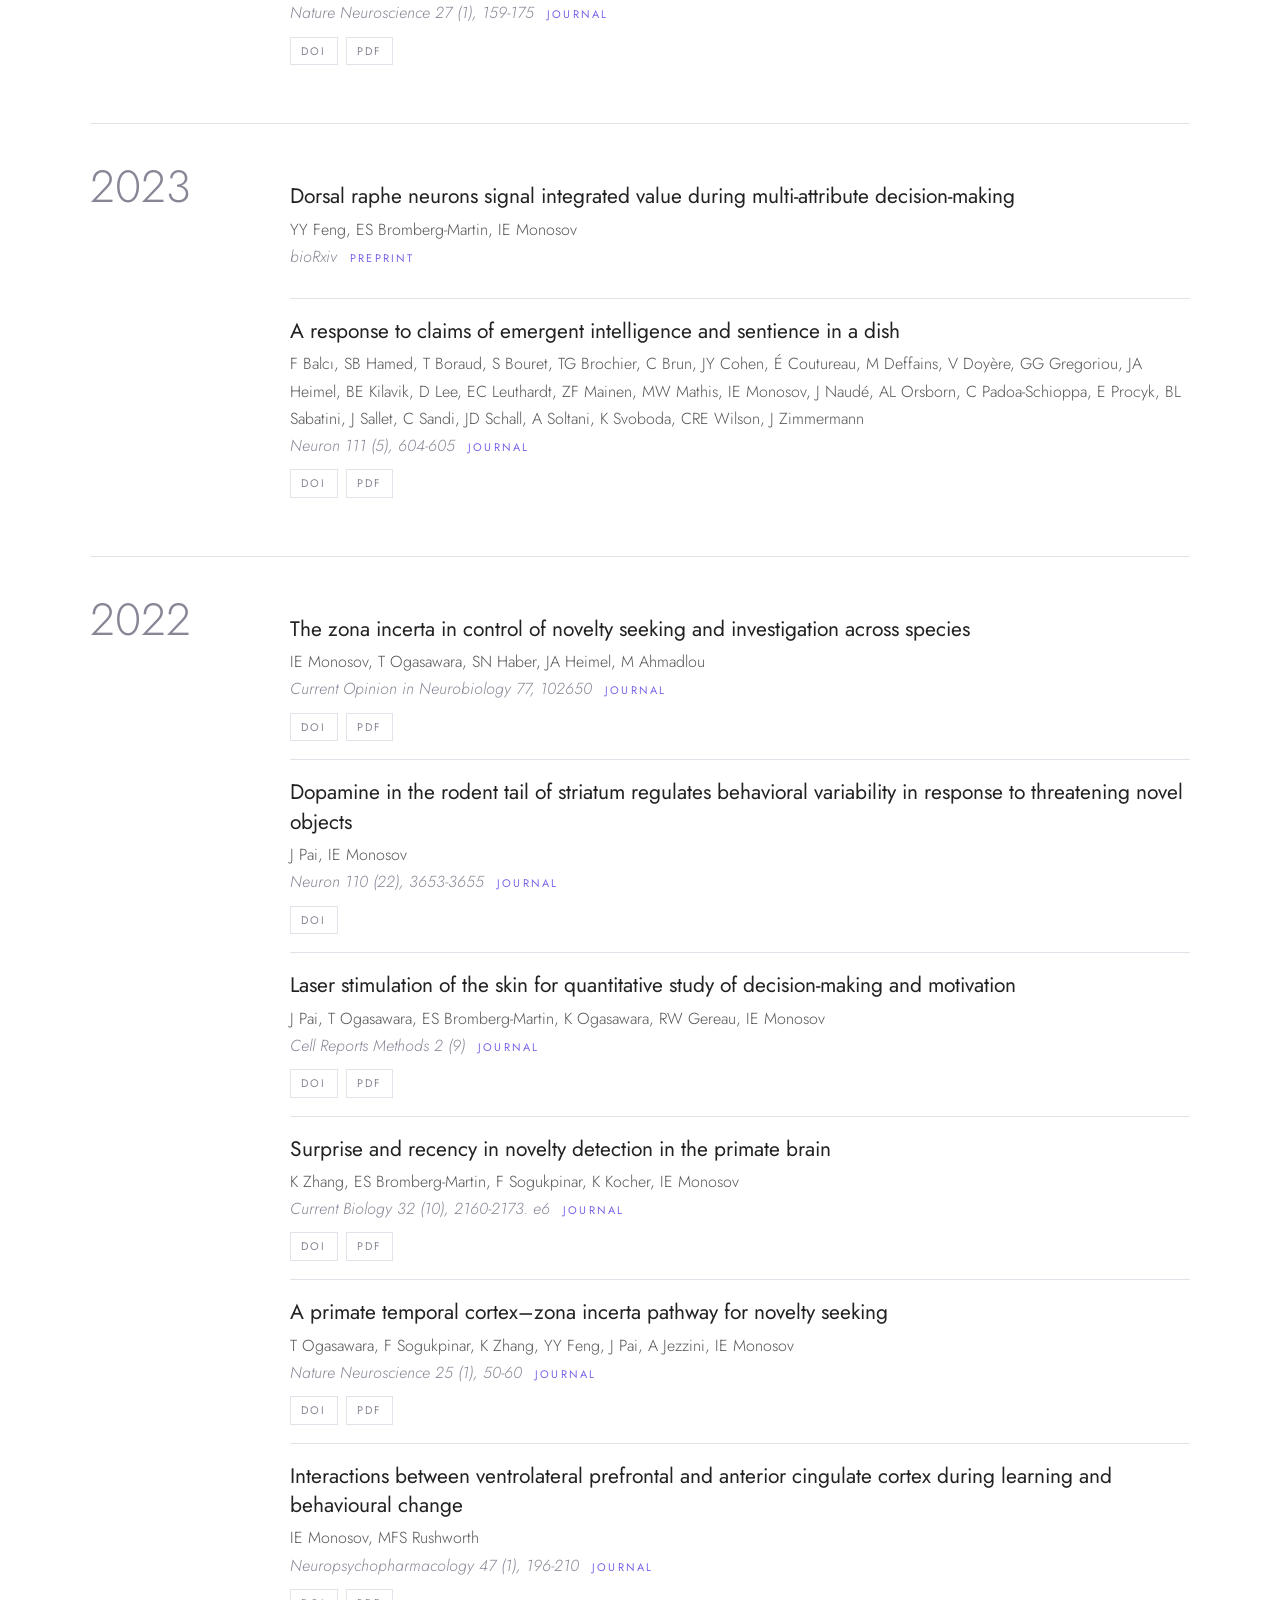
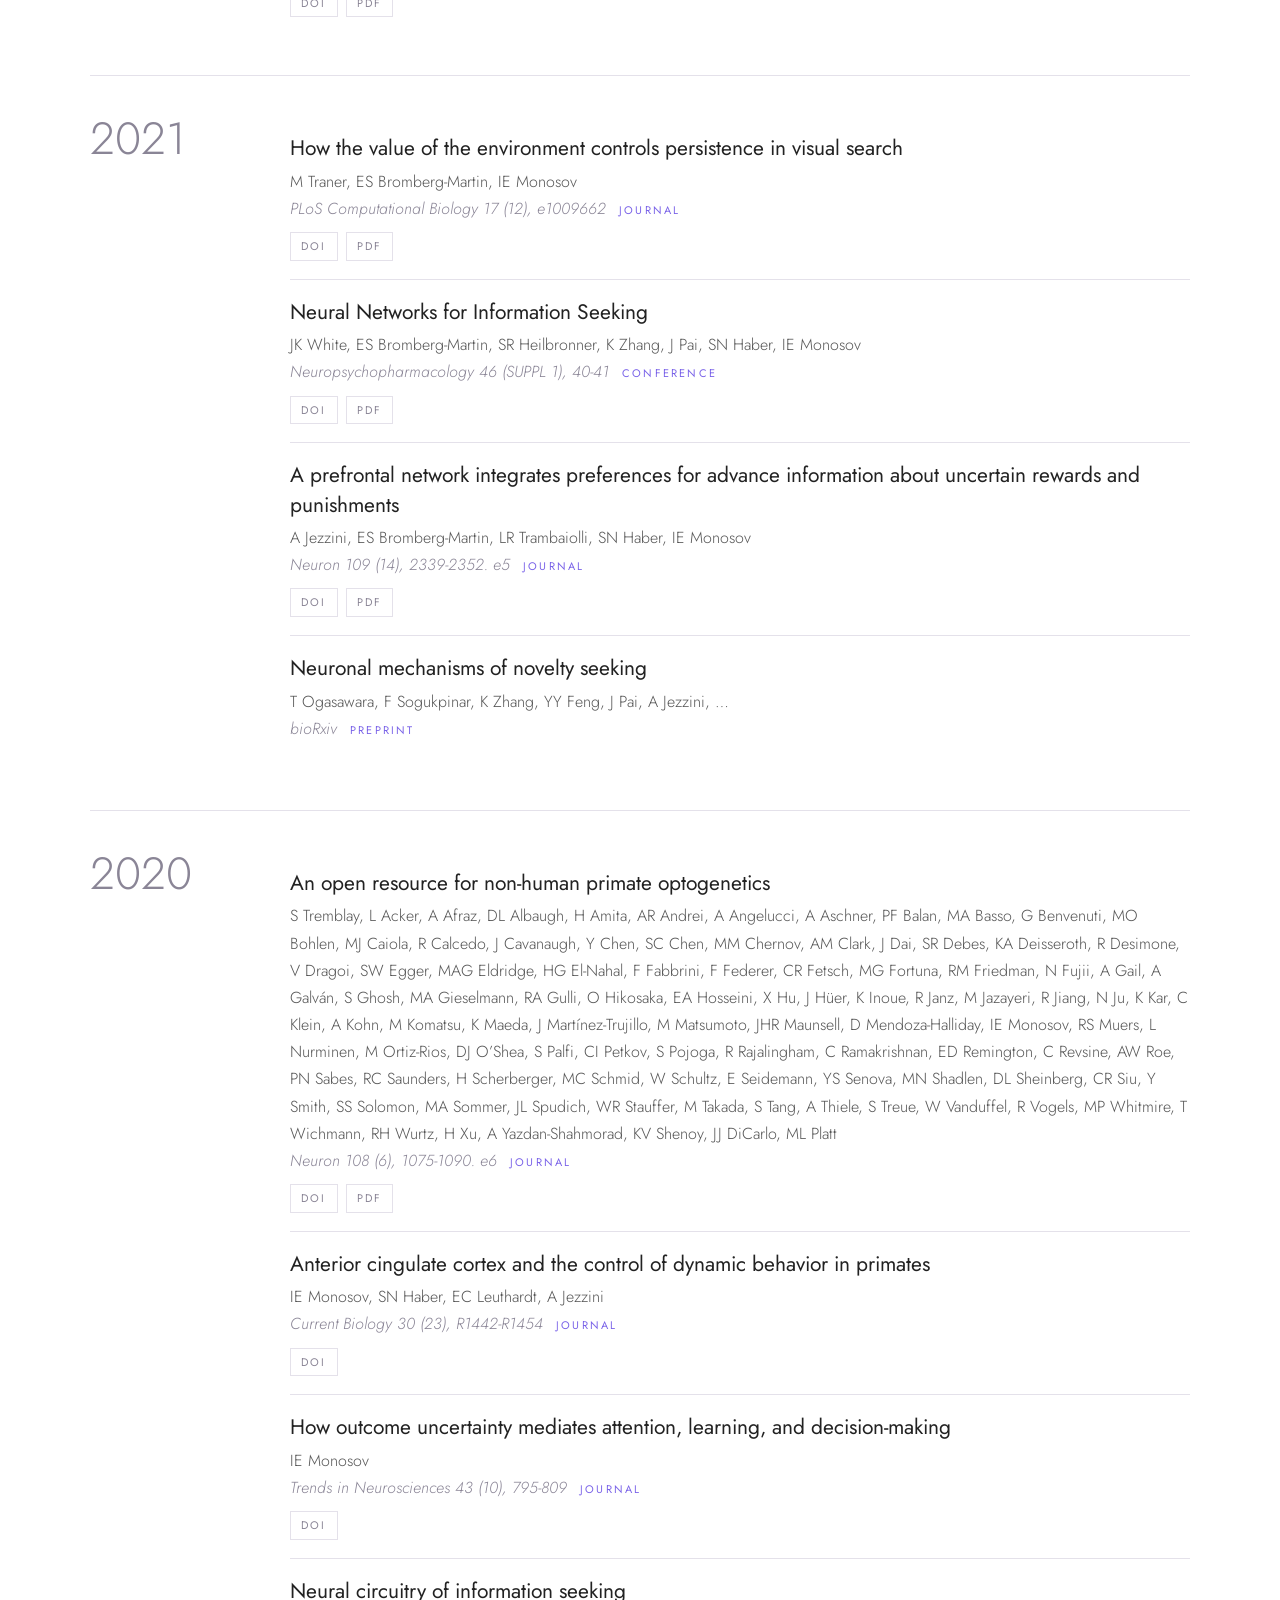
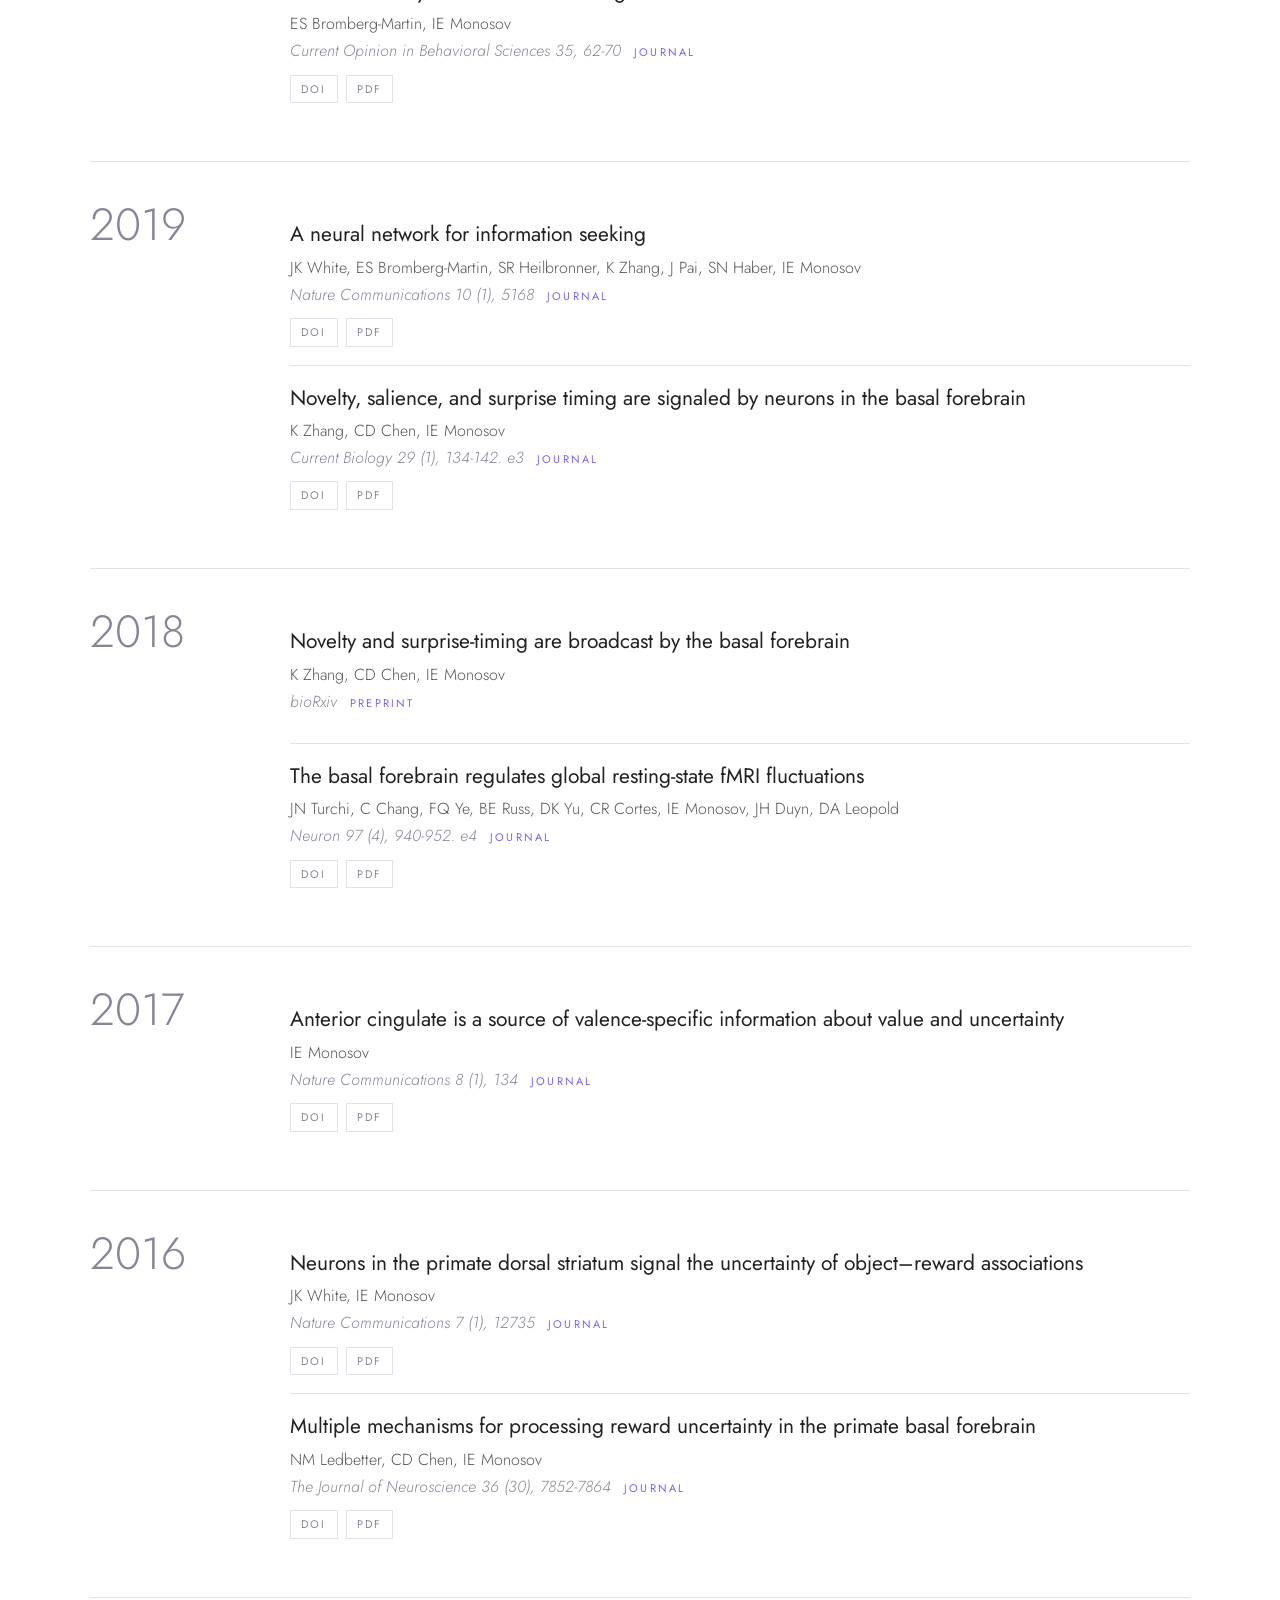
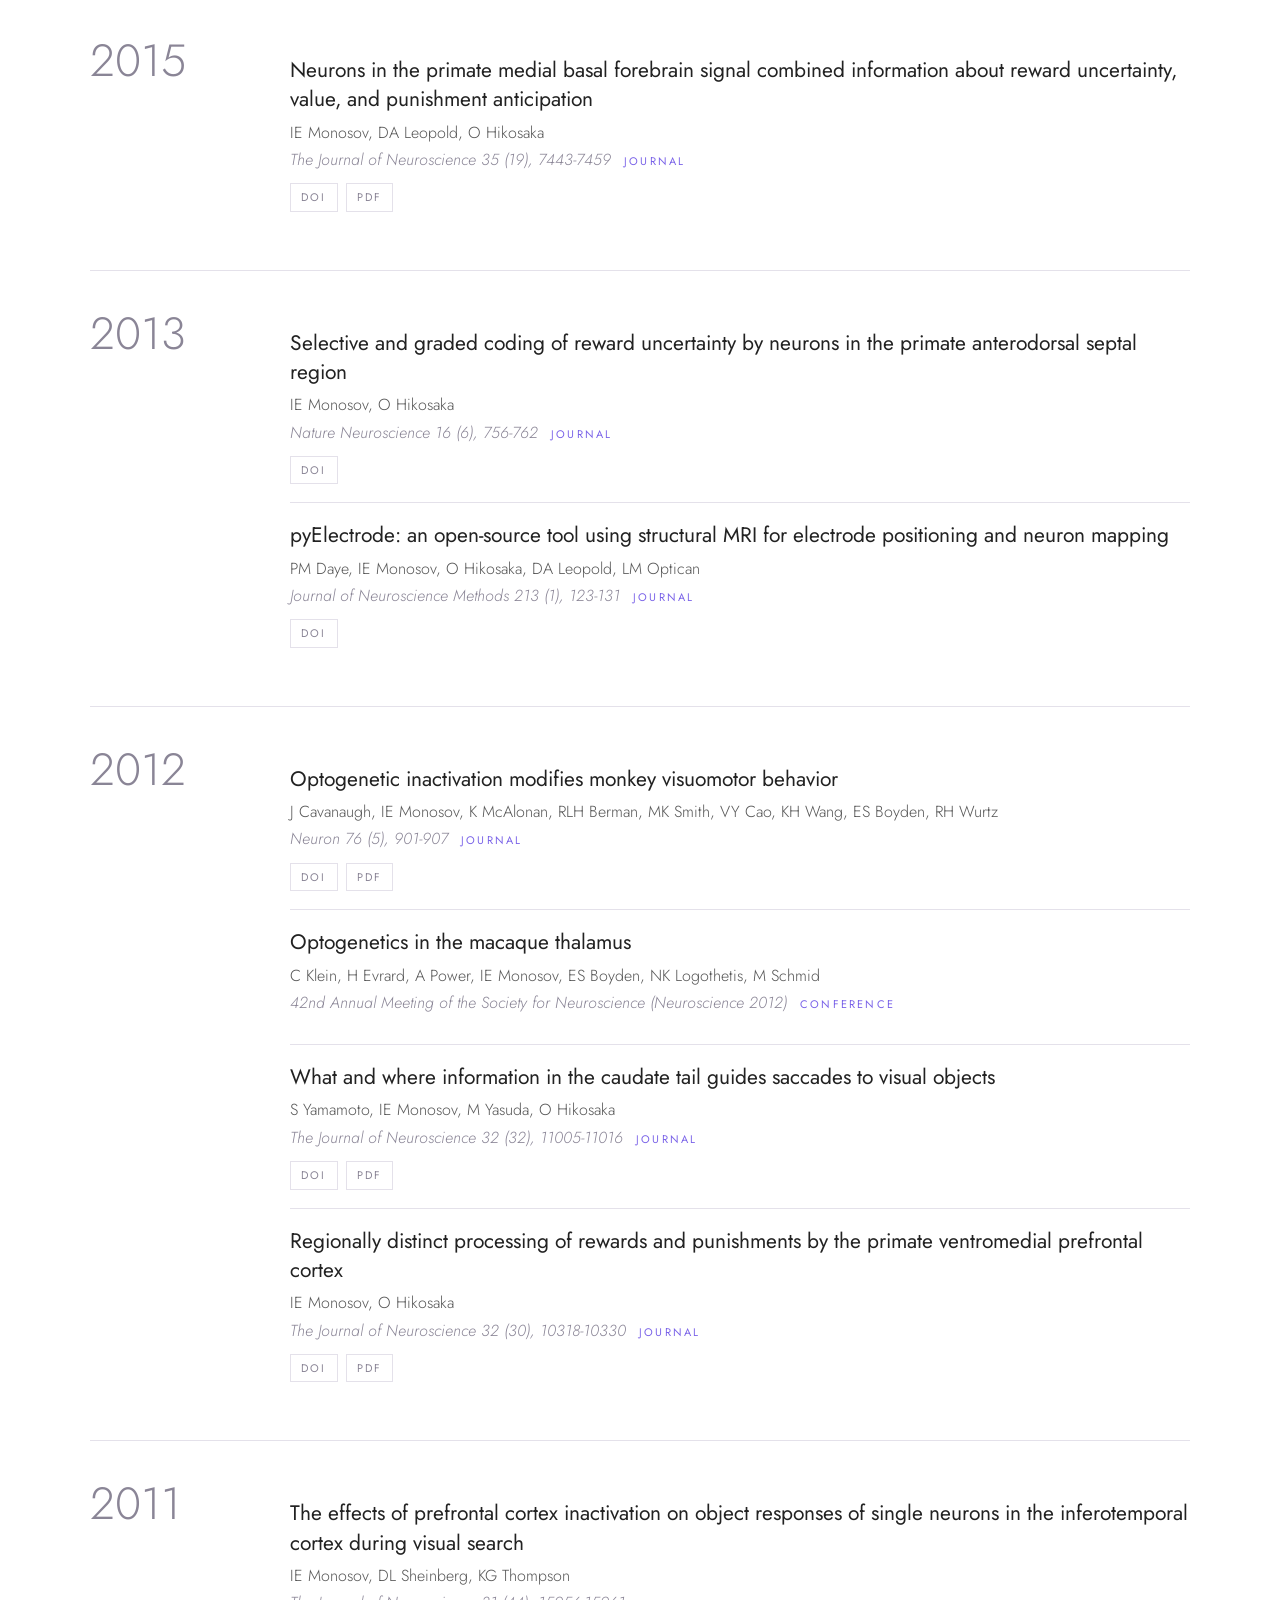
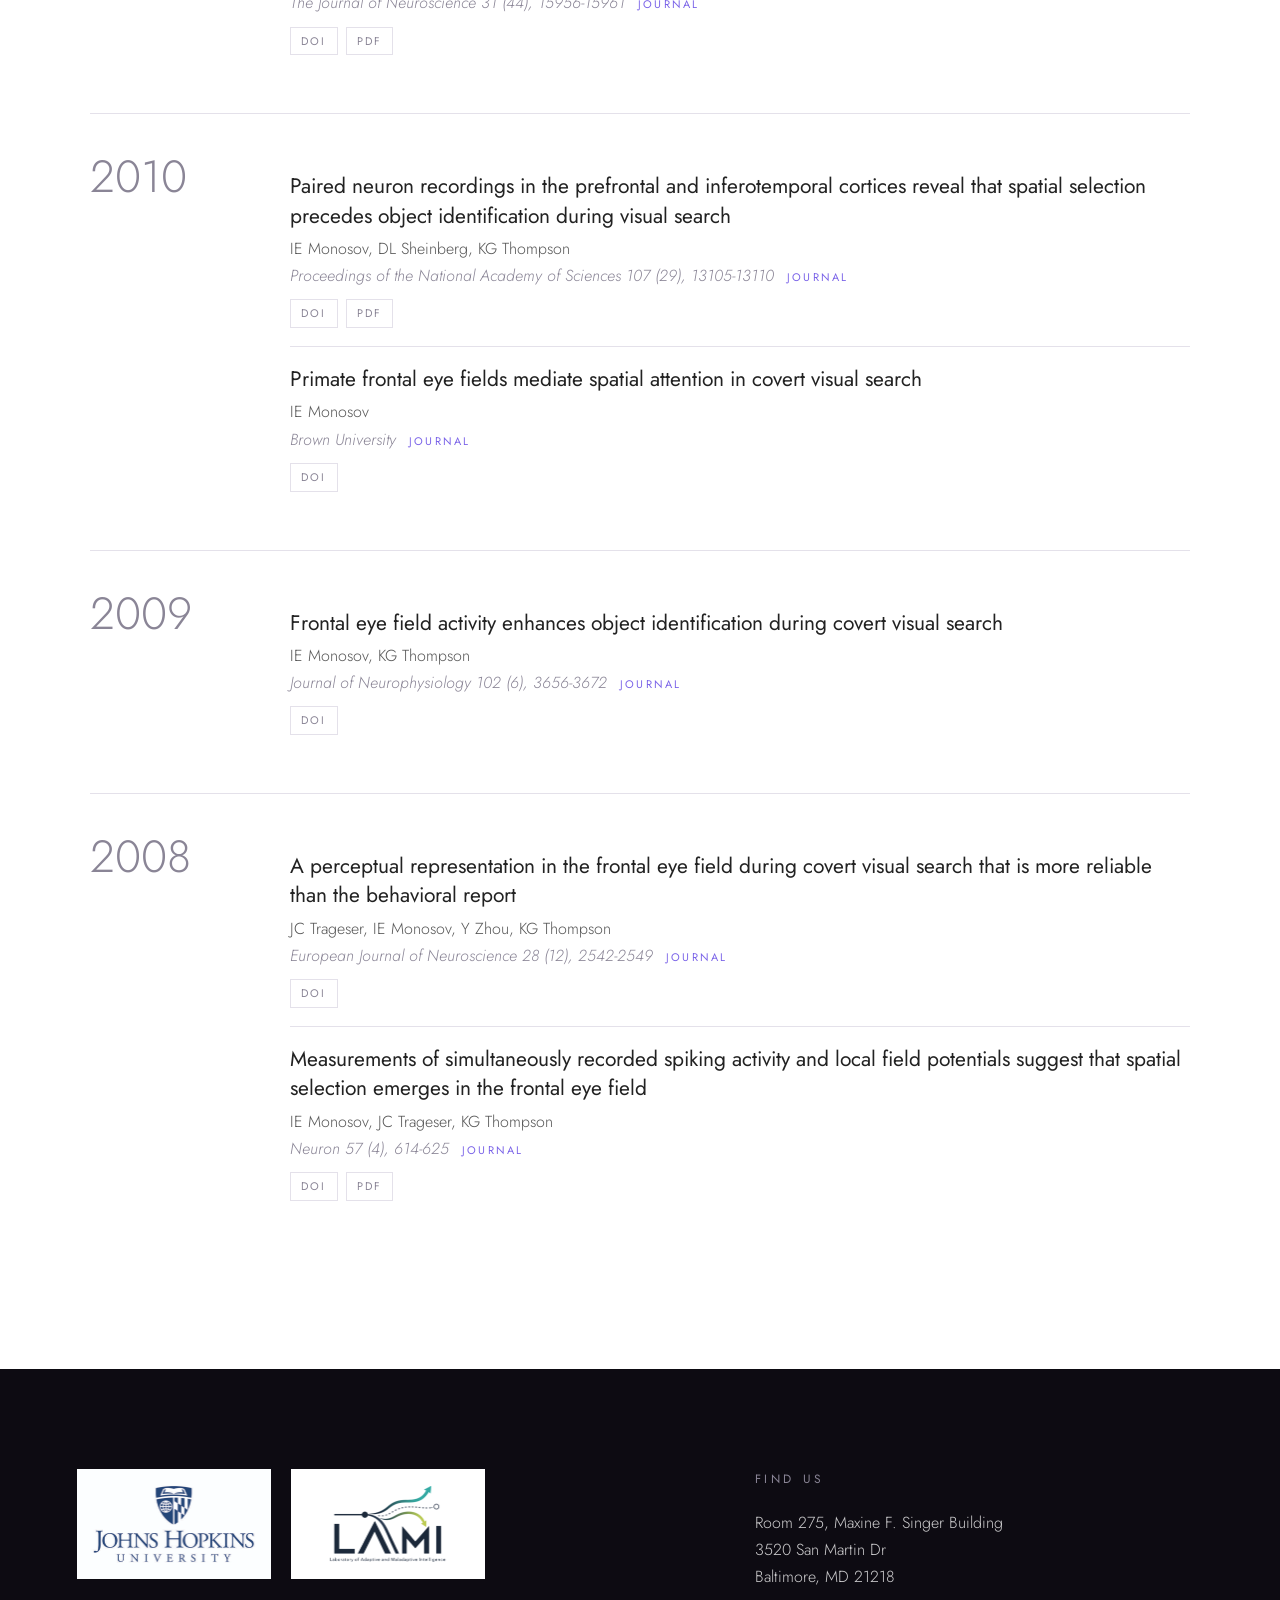
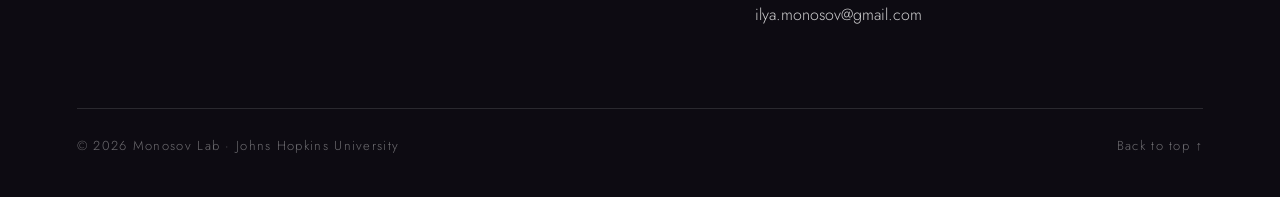
<file: publications.html>
<!DOCTYPE html>
<html lang="en">
<head>
  <meta charset="UTF-8">
  <meta name="viewport" content="width=device-width, initial-scale=1.0">
  <title>Publications · Monosov Lab</title>
  <link rel="canonical" href="https://jh.monosovlab.org/publications.html">
  <link rel="preconnect" href="https://fonts.googleapis.com">
  <link rel="preconnect" href="https://fonts.gstatic.com" crossorigin>
  <link href="https://fonts.googleapis.com/css2?family=Jost:ital,wght@0,300;0,400;0,500;1,300&display=swap" rel="stylesheet">
  <link rel="stylesheet" href="css/style.css?v=2">
</head>
<body>
  <div id="site-header">
    <header class="site-header" id="header">
      <a href="/" class="logo">Monosov Lab</a>
      <nav class="top-nav" aria-label="Main">
        <a href="/">Home</a>
        <a href="/research.html">Research</a>
        <a href="/people.html">People</a>
        <a href="/publications.html" class="active">Publications</a>
        <a href="/methods.html">Methods</a>
        <a href="/news.html">News</a>
        <a href="/support.html">Support</a>
      </nav>
    </header>
  </div>

  <section class="hero page-hero">
    <canvas class="network" aria-hidden="true"></canvas>
    <div class="hero-content">
      <div class="eyebrow">Publications</div>
      <h1>Papers &amp; Preprints</h1>
      <p class="tagline">For a complete list, see <a href="https://scholar.google.com/citations?user=UZ46kzgAAAAJ&amp;hl=en" style="border-bottom:1px solid">Google Scholar</a>.</p>
    </div>
  </section>

  <section class="section">
    <div class="container">
      <div class="pub-tools">
        <input type="search" class="pub-search" placeholder="Search by title, author, venue…" aria-label="Search publications">
        <div class="pub-filters">
          <button class="active" data-filter="all">All</button>
          <button data-filter="journal">Journal</button>
          <button data-filter="conference">Conference</button>
          <button data-filter="preprint">Preprint</button>
        </div>
      </div>

      <!-- PUBLICATIONS:START -->
      <div class="pub-year">
        <div class="year-label">2026</div>
        <div>
          <div class="pub" data-type="preprint">
            <div class="pub-title">A dimensional link between gain–loss economic preferences and psychopathology</div>
            <div class="pub-authors">YY Feng, IE Monosov</div>
            <div class="pub-venue">bioRxiv <span class="pub-type">Preprint</span></div>
            <div class="pub-links"><a href="https://doi.org/10.64898/2026.09.09.750300">DOI</a></div>
          </div>
          <div class="pub" data-type="preprint">
            <div class="pub-title">A neural-astrocyte architecture implements a hybrid automaton for evidence accumulation</div>
            <div class="pub-authors">G Vedovati, IE Monosov, T Papouin, S Ching</div>
            <div class="pub-venue">arXiv:2609.16217 <span class="pub-type">Preprint</span></div>
            <div class="pub-links"><a href="https://arxiv.org/abs/2609.16217">arXiv</a><a href="https://arxiv.org/pdf/2609.16217">PDF</a></div>
          </div>
          <div class="pub" data-type="preprint">
            <div class="pub-title">Ecology of curiosity framework for adaptive and maladaptive human–AI ecosystems</div>
            <div class="pub-authors">IE Monosov</div>
            <div class="pub-venue">PsyArXiv <span class="pub-type">Preprint</span></div>
            <div class="pub-links"><a href="https://doi.org/10.31234/osf.io/w2cbs_v1">DOI</a></div>
          </div>
          <div class="pub" data-type="preprint">
            <div class="pub-title">A framework for single and multi-agent human-AI curiosity ecosystems</div>
            <div class="pub-authors">IE Monosov</div>
            <div class="pub-venue">arXiv:2607.06214 <span class="pub-type">Preprint</span></div>
            <div class="pub-links"><a href="https://arxiv.org/abs/2607.06214">arXiv</a><a href="https://arxiv.org/pdf/2607.06214">PDF</a></div>
          </div>
          <div class="pub" data-type="conference">
            <div class="pub-title">Class Unlearning via Depth-Aware Removal of Forget-Specific Directions</div>
            <div class="pub-authors">A Hatami, R Aalishah, IE Monosov</div>
            <div class="pub-venue">Proceedings of the IEEE/CVF Conference on Computer Vision and Pattern … <span class="pub-type">Conference</span></div>
            <div class="pub-links"><a href="https://doi.org/10.48550/arxiv.2604.15166">arXiv</a><a href="https://arxiv.org/pdf/2604.15166">PDF</a></div>
          </div>
          <div class="pub" data-type="journal">
            <div class="pub-title">Temporal-orbitofrontal pathway regulates choices across physical reward and visual novelty</div>
            <div class="pub-authors">T Ogasawara, K Xu, AZ Snyder, JS Perlmutter, Z Tu, T Minamimoto, K Inoue, M Takada, IE Monosov</div>
            <div class="pub-venue">Neuron 114 (7), 1290-1305. e5 <span class="pub-type">Journal</span></div>
            <div class="pub-links"><a href="https://doi.org/10.1016/j.neuron.2025.12.011">DOI</a></div>
          </div>
          <div class="pub" data-type="preprint">
            <div class="pub-title">A prefrontal cortex-hypothalamus circuit for heart rate control in non-human primates</div>
            <div class="pub-authors">K Xu, T Ogasawara, J Yuan, ES Bromberg-Martin, M Yun, SP Errington, AH Stark, T Minamimoto, KI Inoue, H Chen, IE Monosov</div>
            <div class="pub-venue">bioRxiv <span class="pub-type">Preprint</span></div>
            <div class="pub-links"><a href="https://doi.org/10.64898/2026.09.18.752614">DOI</a><a href="https://www.biorxiv.org/content/biorxiv/early/2026/09/24/2026.09.18.752614.full.pdf">PDF</a></div>
          </div>
          <div class="pub" data-type="preprint">
            <div class="pub-title">Why do we seek information about the future? On the origins of subjective value without instrumental value</div>
            <div class="pub-authors">ES Bromberg-Martin, J Merel, IE Monosov</div>
            <div class="pub-venue">bioRxiv <span class="pub-type">Preprint</span></div>
            <div class="pub-links"><a href="https://doi.org/10.64898/2026.06.09.731206">DOI</a></div>
          </div>
        </div>
      </div>

      <div class="pub-year">
        <div class="year-label">2025</div>
        <div>
          <div class="pub" data-type="preprint">
            <div class="pub-title">Ventral striatal astrocytes contribute to reinforcement learning</div>
            <div class="pub-authors">J Pai, F Sogukpinar, K Ogasawara, GJ Smith, FR Fiocchi, Y Dai, Y Wu, MJ Frank, S Ching, F Lucantonio, T Papouin, M Pignatelli, N Hiratani, IE Monosov</div>
            <div class="pub-venue">bioRxiv <span class="pub-type">Preprint</span></div>
            <div class="pub-links"><a href="https://doi.org/10.1101/2025.10.20.683205">bioRxiv</a><a href="https://www.biorxiv.org/content/biorxiv/early/2025/10/20/2025.10.20.683205.full.pdf">PDF</a></div>
          </div>
        </div>
      </div>

      <div class="pub-year">
        <div class="year-label">2024</div>
        <div>
          <div class="pub" data-type="journal">
            <div class="pub-title">Arousal effects on oscillatory dynamics in the non-human primate brain</div>
            <div class="pub-authors">S Anand, F Sogukpinar, IE Monosov</div>
            <div class="pub-venue">Cerebral Cortex 34 (12), bhae473 <span class="pub-type">Journal</span></div>
            <div class="pub-links"><a href="https://doi.org/10.1093/cercor/bhae473">DOI</a><a href="https://academic.oup.com/cercor/article-pdf/34/12/bhae473/61242743/bhae473.pdf">PDF</a></div>
          </div>
          <div class="pub" data-type="journal">
            <div class="pub-title">Dorsal raphe neurons integrate the values of reward amount, delay, and uncertainty in multi-attribute decision-making</div>
            <div class="pub-authors">YY Feng, ES Bromberg-Martin, IE Monosov</div>
            <div class="pub-venue">Cell Reports 43 (6) <span class="pub-type">Journal</span></div>
            <div class="pub-links"><a href="https://doi.org/10.1016/j.celrep.2024.114341">DOI</a></div>
          </div>
          <div class="pub" data-type="journal">
            <div class="pub-title">Ethological computational psychiatry: Challenges and opportunities</div>
            <div class="pub-authors">IE Monosov, J Zimmermann, MJ Frank, MW Mathis, JT Baker</div>
            <div class="pub-venue">Current Opinion in Neurobiology 86, 102881 <span class="pub-type">Journal</span></div>
            <div class="pub-links"><a href="https://doi.org/10.1016/j.conb.2024.102881">DOI</a></div>
          </div>
          <div class="pub" data-type="journal">
            <div class="pub-title">Curiosity: primate neural circuits for novelty and information seeking</div>
            <div class="pub-authors">IE Monosov</div>
            <div class="pub-venue">Nature Reviews Neuroscience 25 (3), 195-208 <span class="pub-type">Journal</span></div>
            <div class="pub-links"><a href="https://doi.org/10.1038/s41583-023-00784-9">DOI</a></div>
          </div>
          <div class="pub" data-type="journal">
            <div class="pub-title">A neural mechanism for conserved value computations integrating information and rewards</div>
            <div class="pub-authors">ES Bromberg-Martin, YY Feng, T Ogasawara, JK White, K Zhang, IE Monosov</div>
            <div class="pub-venue">Nature Neuroscience 27 (1), 159-175 <span class="pub-type">Journal</span></div>
            <div class="pub-links"><a href="https://doi.org/10.1038/s41593-023-01511-4">DOI</a><a href="https://www.nature.com/articles/s41593-023-01511-4.pdf">PDF</a></div>
          </div>
        </div>
      </div>

      <div class="pub-year">
        <div class="year-label">2023</div>
        <div>
          <div class="pub" data-type="preprint">
            <div class="pub-title">Dorsal raphe neurons signal integrated value during multi-attribute decision-making</div>
            <div class="pub-authors">YY Feng, ES Bromberg-Martin, IE Monosov</div>
            <div class="pub-venue">bioRxiv <span class="pub-type">Preprint</span></div>
            <div class="pub-links"></div>
          </div>
          <div class="pub" data-type="journal">
            <div class="pub-title">A response to claims of emergent intelligence and sentience in a dish</div>
            <div class="pub-authors">F Balcı, SB Hamed, T Boraud, S Bouret, TG Brochier, C Brun, JY Cohen, É Coutureau, M Deffains, V Doyère, GG Gregoriou, JA Heimel, BE Kilavik, D Lee, EC Leuthardt, ZF Mainen, MW Mathis, IE Monosov, J Naudé, AL Orsborn, C Padoa‐Schioppa, E Procyk, BL Sabatini, J Sallet, C Sandi, JD Schall, A Soltani, K Svoboda, CRE Wilson, J Zimmermann</div>
            <div class="pub-venue">Neuron 111 (5), 604-605 <span class="pub-type">Journal</span></div>
            <div class="pub-links"><a href="https://doi.org/10.1016/j.neuron.2023.02.009">DOI</a><a href="https://www.sciencedirect.com/science/article/pii/S0896627323001137">PDF</a></div>
          </div>
        </div>
      </div>

      <div class="pub-year">
        <div class="year-label">2022</div>
        <div>
          <div class="pub" data-type="journal">
            <div class="pub-title">The zona incerta in control of novelty seeking and investigation across species</div>
            <div class="pub-authors">IE Monosov, T Ogasawara, SN Haber, JA Heimel, M Ahmadlou</div>
            <div class="pub-venue">Current Opinion in Neurobiology 77, 102650 <span class="pub-type">Journal</span></div>
            <div class="pub-links"><a href="https://doi.org/10.1016/j.conb.2022.102650">DOI</a><a href="https://www.sciencedirect.com/science/article/pii/S0959438822001441/pdf">PDF</a></div>
          </div>
          <div class="pub" data-type="journal">
            <div class="pub-title">Dopamine in the rodent tail of striatum regulates behavioral variability in response to threatening novel objects</div>
            <div class="pub-authors">J Pai, IE Monosov</div>
            <div class="pub-venue">Neuron 110 (22), 3653-3655 <span class="pub-type">Journal</span></div>
            <div class="pub-links"><a href="https://doi.org/10.1016/j.neuron.2022.10.019">DOI</a></div>
          </div>
          <div class="pub" data-type="journal">
            <div class="pub-title">Laser stimulation of the skin for quantitative study of decision-making and motivation</div>
            <div class="pub-authors">J Pai, T Ogasawara, ES Bromberg-Martin, K Ogasawara, RW Gereau, IE Monosov</div>
            <div class="pub-venue">Cell Reports Methods 2 (9) <span class="pub-type">Journal</span></div>
            <div class="pub-links"><a href="https://doi.org/10.1016/j.crmeth.2022.100296">DOI</a><a href="https://www.sciencedirect.com/science/article/pii/S2667237522001783/pdf">PDF</a></div>
          </div>
          <div class="pub" data-type="journal">
            <div class="pub-title">Surprise and recency in novelty detection in the primate brain</div>
            <div class="pub-authors">K Zhang, ES Bromberg-Martin, F Sogukpinar, K Kocher, IE Monosov</div>
            <div class="pub-venue">Current Biology 32 (10), 2160-2173. e6 <span class="pub-type">Journal</span></div>
            <div class="pub-links"><a href="https://doi.org/10.1016/j.cub.2022.03.064">DOI</a><a href="http://www.cell.com/article/S0960982222005048/pdf">PDF</a></div>
          </div>
          <div class="pub" data-type="journal">
            <div class="pub-title">A primate temporal cortex–zona incerta pathway for novelty seeking</div>
            <div class="pub-authors">T Ogasawara, F Sogukpinar, K Zhang, YY Feng, J Pai, A Jezzini, IE Monosov</div>
            <div class="pub-venue">Nature Neuroscience 25 (1), 50-60 <span class="pub-type">Journal</span></div>
            <div class="pub-links"><a href="https://doi.org/10.1038/s41593-021-00950-1">DOI</a><a href="https://www.biorxiv.org/content/biorxiv/early/2021/04/22/2021.03.12.435019.full.pdf">PDF</a></div>
          </div>
          <div class="pub" data-type="journal">
            <div class="pub-title">Interactions between ventrolateral prefrontal and anterior cingulate cortex during learning and behavioural change</div>
            <div class="pub-authors">IE Monosov, MFS Rushworth</div>
            <div class="pub-venue">Neuropsychopharmacology 47 (1), 196-210 <span class="pub-type">Journal</span></div>
            <div class="pub-links"><a href="https://doi.org/10.1038/s41386-021-01079-2">DOI</a><a href="https://www.nature.com/articles/s41386-021-01079-2.pdf">PDF</a></div>
          </div>
        </div>
      </div>

      <div class="pub-year">
        <div class="year-label">2021</div>
        <div>
          <div class="pub" data-type="journal">
            <div class="pub-title">How the value of the environment controls persistence in visual search</div>
            <div class="pub-authors">M Traner, ES Bromberg-Martin, IE Monosov</div>
            <div class="pub-venue">PLoS Computational Biology 17 (12), e1009662 <span class="pub-type">Journal</span></div>
            <div class="pub-links"><a href="https://doi.org/10.1371/journal.pcbi.1009662">DOI</a><a href="https://journals.plos.org/ploscompbiol/article/file?id=10.1371/journal.pcbi.1009662&amp;type=printable">PDF</a></div>
          </div>
          <div class="pub" data-type="conference">
            <div class="pub-title">Neural Networks for Information Seeking</div>
            <div class="pub-authors">JK White, ES Bromberg-Martin, SR Heilbronner, K Zhang, J Pai, SN Haber, IE Monosov</div>
            <div class="pub-venue">Neuropsychopharmacology 46 (SUPPL 1), 40-41 <span class="pub-type">Conference</span></div>
            <div class="pub-links"><a href="https://doi.org/10.1038/s41467-019-13135-z">DOI</a><a href="https://www.nature.com/articles/s41467-019-13135-z.pdf">PDF</a></div>
          </div>
          <div class="pub" data-type="journal">
            <div class="pub-title">A prefrontal network integrates preferences for advance information about uncertain rewards and punishments</div>
            <div class="pub-authors">A Jezzini, ES Bromberg-Martin, LR Trambaiolli, SN Haber, IE Monosov</div>
            <div class="pub-venue">Neuron 109 (14), 2339-2352. e5 <span class="pub-type">Journal</span></div>
            <div class="pub-links"><a href="https://doi.org/10.1016/j.neuron.2021.05.013">DOI</a><a href="http://www.cell.com/article/S0896627321003536/pdf">PDF</a></div>
          </div>
          <div class="pub" data-type="preprint">
            <div class="pub-title">Neuronal mechanisms of novelty seeking</div>
            <div class="pub-authors">T Ogasawara, F Sogukpinar, K Zhang, YY Feng, J Pai, A Jezzini, …</div>
            <div class="pub-venue">bioRxiv <span class="pub-type">Preprint</span></div>
            <div class="pub-links"></div>
          </div>
        </div>
      </div>

      <div class="pub-year">
        <div class="year-label">2020</div>
        <div>
          <div class="pub" data-type="journal">
            <div class="pub-title">An open resource for non-human primate optogenetics</div>
            <div class="pub-authors">S Tremblay, L Acker, A Afraz, DL Albaugh, H Amita, AR Andrei, A Angelucci, A Aschner, PF Balan, MA Basso, G Benvenuti, MO Bohlen, MJ Caiola, R Calcedo, J Cavanaugh, Y Chen, SC Chen, MM Chernov, AM Clark, J Dai, SR Debes, KA Deisseroth, R Desimone, V Dragoi, SW Egger, MAG Eldridge, HG El-Nahal, F Fabbrini, F Federer, CR Fetsch, MG Fortuna, RM Friedman, N Fujii, A Gail, A Galván, S Ghosh, MA Gieselmann, RA Gulli, O Hikosaka, EA Hosseini, X Hu, J Hüer, K Inoue, R Janz, M Jazayeri, R Jiang, N Ju, K Kar, C Klein, A Kohn, M Komatsu, K Maeda, J Martínez-Trujillo, M Matsumoto, JHR Maunsell, D Mendoza-Halliday, IE Monosov, RS Muers, L Nurminen, M Ortiz-Rios, DJ O’Shea, S Palfi, CI Petkov, S Pojoga, R Rajalingham, C Ramakrishnan, ED Remington, C Revsine, AW Roe, PN Sabes, RC Saunders, H Scherberger, MC Schmid, W Schultz, E Seidemann, YS Senova, MN Shadlen, DL Sheinberg, CR Siu, Y Smith, SS Solomon, MA Sommer, JL Spudich, WR Stauffer, M Takada, S Tang, A Thiele, S Treue, W Vanduffel, R Vogels, MP Whitmire, T Wichmann, RH Wurtz, H Xu, A Yazdan-Shahmorad, KV Shenoy, JJ DiCarlo, ML Platt</div>
            <div class="pub-venue">Neuron 108 (6), 1075-1090. e6 <span class="pub-type">Journal</span></div>
            <div class="pub-links"><a href="https://doi.org/10.1016/j.neuron.2020.09.027">DOI</a><a href="http://www.cell.com/article/S0896627320307510/pdf">PDF</a></div>
          </div>
          <div class="pub" data-type="journal">
            <div class="pub-title">Anterior cingulate cortex and the control of dynamic behavior in primates</div>
            <div class="pub-authors">IE Monosov, SN Haber, EC Leuthardt, A Jezzini</div>
            <div class="pub-venue">Current Biology 30 (23), R1442-R1454 <span class="pub-type">Journal</span></div>
            <div class="pub-links"><a href="https://doi.org/10.1016/j.cub.2020.10.009">DOI</a></div>
          </div>
          <div class="pub" data-type="journal">
            <div class="pub-title">How outcome uncertainty mediates attention, learning, and decision-making</div>
            <div class="pub-authors">IE Monosov</div>
            <div class="pub-venue">Trends in Neurosciences 43 (10), 795-809 <span class="pub-type">Journal</span></div>
            <div class="pub-links"><a href="https://doi.org/10.1016/j.tins.2020.06.009">DOI</a></div>
          </div>
          <div class="pub" data-type="journal">
            <div class="pub-title">Neural circuitry of information seeking</div>
            <div class="pub-authors">ES Bromberg-Martin, IE Monosov</div>
            <div class="pub-venue">Current Opinion in Behavioral Sciences 35, 62-70 <span class="pub-type">Journal</span></div>
            <div class="pub-links"><a href="https://doi.org/10.31234/osf.io/3qjpf">DOI</a><a href="https://psyarxiv.com/3qjpf/download">PDF</a></div>
          </div>
        </div>
      </div>

      <div class="pub-year">
        <div class="year-label">2019</div>
        <div>
          <div class="pub" data-type="journal">
            <div class="pub-title">A neural network for information seeking</div>
            <div class="pub-authors">JK White, ES Bromberg-Martin, SR Heilbronner, K Zhang, J Pai, SN Haber, IE Monosov</div>
            <div class="pub-venue">Nature Communications 10 (1), 5168 <span class="pub-type">Journal</span></div>
            <div class="pub-links"><a href="https://doi.org/10.1038/s41467-019-13135-z">DOI</a><a href="https://www.nature.com/articles/s41467-019-13135-z.pdf">PDF</a></div>
          </div>
          <div class="pub" data-type="journal">
            <div class="pub-title">Novelty, salience, and surprise timing are signaled by neurons in the basal forebrain</div>
            <div class="pub-authors">K Zhang, CD Chen, IE Monosov</div>
            <div class="pub-venue">Current Biology 29 (1), 134-142. e3 <span class="pub-type">Journal</span></div>
            <div class="pub-links"><a href="https://doi.org/10.1016/j.cub.2018.11.012">DOI</a><a href="http://www.cell.com/article/S0960982218314787/pdf">PDF</a></div>
          </div>
        </div>
      </div>

      <div class="pub-year">
        <div class="year-label">2018</div>
        <div>
          <div class="pub" data-type="preprint">
            <div class="pub-title">Novelty and surprise-timing are broadcast by the basal forebrain</div>
            <div class="pub-authors">K Zhang, CD Chen, IE Monosov</div>
            <div class="pub-venue">bioRxiv <span class="pub-type">Preprint</span></div>
            <div class="pub-links"></div>
          </div>
          <div class="pub" data-type="journal">
            <div class="pub-title">The basal forebrain regulates global resting-state fMRI fluctuations</div>
            <div class="pub-authors">JN Turchi, C Chang, FQ Ye, BE Russ, DK Yu, CR Cortes, IE Monosov, JH Duyn, DA Leopold</div>
            <div class="pub-venue">Neuron 97 (4), 940-952. e4 <span class="pub-type">Journal</span></div>
            <div class="pub-links"><a href="https://doi.org/10.1016/j.neuron.2018.01.032">DOI</a><a href="http://www.cell.com/article/S0896627318300576/pdf">PDF</a></div>
          </div>
        </div>
      </div>

      <div class="pub-year">
        <div class="year-label">2017</div>
        <div>
          <div class="pub" data-type="journal">
            <div class="pub-title">Anterior cingulate is a source of valence-specific information about value and uncertainty</div>
            <div class="pub-authors">IE Monosov</div>
            <div class="pub-venue">Nature Communications 8 (1), 134 <span class="pub-type">Journal</span></div>
            <div class="pub-links"><a href="https://doi.org/10.1038/s41467-017-00072-y">DOI</a><a href="https://www.nature.com/articles/s41467-017-00072-y.pdf">PDF</a></div>
          </div>
        </div>
      </div>

      <div class="pub-year">
        <div class="year-label">2016</div>
        <div>
          <div class="pub" data-type="journal">
            <div class="pub-title">Neurons in the primate dorsal striatum signal the uncertainty of object–reward associations</div>
            <div class="pub-authors">JK White, IE Monosov</div>
            <div class="pub-venue">Nature Communications 7 (1), 12735 <span class="pub-type">Journal</span></div>
            <div class="pub-links"><a href="https://doi.org/10.1038/ncomms12735">DOI</a><a href="https://www.nature.com/articles/ncomms12735.pdf">PDF</a></div>
          </div>
          <div class="pub" data-type="journal">
            <div class="pub-title">Multiple mechanisms for processing reward uncertainty in the primate basal forebrain</div>
            <div class="pub-authors">NM Ledbetter, CD Chen, IE Monosov</div>
            <div class="pub-venue">The Journal of Neuroscience 36 (30), 7852-7864 <span class="pub-type">Journal</span></div>
            <div class="pub-links"><a href="https://doi.org/10.1523/jneurosci.1123-16.2016">DOI</a><a href="https://www.jneurosci.org/content/jneuro/36/30/7852.full.pdf">PDF</a></div>
          </div>
        </div>
      </div>

      <div class="pub-year">
        <div class="year-label">2015</div>
        <div>
          <div class="pub" data-type="journal">
            <div class="pub-title">Neurons in the primate medial basal forebrain signal combined information about reward uncertainty, value, and punishment anticipation</div>
            <div class="pub-authors">IE Monosov, DA Leopold, O Hikosaka</div>
            <div class="pub-venue">The Journal of Neuroscience 35 (19), 7443-7459 <span class="pub-type">Journal</span></div>
            <div class="pub-links"><a href="https://doi.org/10.1523/jneurosci.0051-15.2015">DOI</a><a href="https://www.jneurosci.org/content/jneuro/35/19/7443.full.pdf">PDF</a></div>
          </div>
        </div>
      </div>

      <div class="pub-year">
        <div class="year-label">2013</div>
        <div>
          <div class="pub" data-type="journal">
            <div class="pub-title">Selective and graded coding of reward uncertainty by neurons in the primate anterodorsal septal region</div>
            <div class="pub-authors">IE Monosov, O Hikosaka</div>
            <div class="pub-venue">Nature Neuroscience 16 (6), 756-762 <span class="pub-type">Journal</span></div>
            <div class="pub-links"><a href="https://doi.org/10.1038/nn.3398">DOI</a></div>
          </div>
          <div class="pub" data-type="journal">
            <div class="pub-title">pyElectrode: an open-source tool using structural MRI for electrode positioning and neuron mapping</div>
            <div class="pub-authors">PM Daye, IE Monosov, O Hikosaka, DA Leopold, LM Optican</div>
            <div class="pub-venue">Journal of Neuroscience Methods 213 (1), 123-131 <span class="pub-type">Journal</span></div>
            <div class="pub-links"><a href="https://doi.org/10.1016/j.jneumeth.2012.12.012">DOI</a></div>
          </div>
        </div>
      </div>

      <div class="pub-year">
        <div class="year-label">2012</div>
        <div>
          <div class="pub" data-type="journal">
            <div class="pub-title">Optogenetic inactivation modifies monkey visuomotor behavior</div>
            <div class="pub-authors">J Cavanaugh, IE Monosov, K McAlonan, RLH Berman, MK Smith, VY Cao, KH Wang, ES Boyden, RH Wurtz</div>
            <div class="pub-venue">Neuron 76 (5), 901-907 <span class="pub-type">Journal</span></div>
            <div class="pub-links"><a href="https://doi.org/10.1016/j.neuron.2012.10.016">DOI</a><a href="http://www.cell.com/article/S0896627312009361/pdf">PDF</a></div>
          </div>
          <div class="pub" data-type="conference">
            <div class="pub-title">Optogenetics in the macaque thalamus</div>
            <div class="pub-authors">C Klein, H Evrard, A Power, IE Monosov, ES Boyden, NK Logothetis, M Schmid</div>
            <div class="pub-venue">42nd Annual Meeting of the Society for Neuroscience (Neuroscience 2012) <span class="pub-type">Conference</span></div>
            <div class="pub-links"></div>
          </div>
          <div class="pub" data-type="journal">
            <div class="pub-title">What and where information in the caudate tail guides saccades to visual objects</div>
            <div class="pub-authors">S Yamamoto, IE Monosov, M Yasuda, O Hikosaka</div>
            <div class="pub-venue">The Journal of Neuroscience 32 (32), 11005-11016 <span class="pub-type">Journal</span></div>
            <div class="pub-links"><a href="https://doi.org/10.1523/jneurosci.0828-12.2012">DOI</a><a href="https://www.jneurosci.org/content/jneuro/32/32/11005.full.pdf">PDF</a></div>
          </div>
          <div class="pub" data-type="journal">
            <div class="pub-title">Regionally distinct processing of rewards and punishments by the primate ventromedial prefrontal cortex</div>
            <div class="pub-authors">IE Monosov, O Hikosaka</div>
            <div class="pub-venue">The Journal of Neuroscience 32 (30), 10318-10330 <span class="pub-type">Journal</span></div>
            <div class="pub-links"><a href="https://doi.org/10.1523/jneurosci.1801-12.2012">DOI</a><a href="https://www.jneurosci.org/content/jneuro/32/30/10318.full.pdf">PDF</a></div>
          </div>
        </div>
      </div>

      <div class="pub-year">
        <div class="year-label">2011</div>
        <div>
          <div class="pub" data-type="journal">
            <div class="pub-title">The effects of prefrontal cortex inactivation on object responses of single neurons in the inferotemporal cortex during visual search</div>
            <div class="pub-authors">IE Monosov, DL Sheinberg, KG Thompson</div>
            <div class="pub-venue">The Journal of Neuroscience 31 (44), 15956-15961 <span class="pub-type">Journal</span></div>
            <div class="pub-links"><a href="https://doi.org/10.1523/jneurosci.2995-11.2011">DOI</a><a href="https://www.jneurosci.org/content/jneuro/31/44/15956.full.pdf">PDF</a></div>
          </div>
        </div>
      </div>

      <div class="pub-year">
        <div class="year-label">2010</div>
        <div>
          <div class="pub" data-type="journal">
            <div class="pub-title">Paired neuron recordings in the prefrontal and inferotemporal cortices reveal that spatial selection precedes object identification during visual search</div>
            <div class="pub-authors">IE Monosov, DL Sheinberg, KG Thompson</div>
            <div class="pub-venue">Proceedings of the National Academy of Sciences 107 (29), 13105-13110 <span class="pub-type">Journal</span></div>
            <div class="pub-links"><a href="https://doi.org/10.1073/pnas.1002870107">DOI</a><a href="https://www.pnas.org/content/pnas/107/29/13105.full.pdf">PDF</a></div>
          </div>
          <div class="pub" data-type="journal">
            <div class="pub-title">Primate frontal eye fields mediate spatial attention in covert visual search</div>
            <div class="pub-authors">IE Monosov</div>
            <div class="pub-venue">Brown University <span class="pub-type">Journal</span></div>
            <div class="pub-links"><a href="https://doi.org/10.7301/z0xk8ctn">DOI</a></div>
          </div>
        </div>
      </div>

      <div class="pub-year">
        <div class="year-label">2009</div>
        <div>
          <div class="pub" data-type="journal">
            <div class="pub-title">Frontal eye field activity enhances object identification during covert visual search</div>
            <div class="pub-authors">IE Monosov, KG Thompson</div>
            <div class="pub-venue">Journal of Neurophysiology 102 (6), 3656-3672 <span class="pub-type">Journal</span></div>
            <div class="pub-links"><a href="https://doi.org/10.1152/jn.00750.2009">DOI</a></div>
          </div>
        </div>
      </div>

      <div class="pub-year">
        <div class="year-label">2008</div>
        <div>
          <div class="pub" data-type="journal">
            <div class="pub-title">A perceptual representation in the frontal eye field during covert visual search that is more reliable than the behavioral report</div>
            <div class="pub-authors">JC Trageser, IE Monosov, Y Zhou, KG Thompson</div>
            <div class="pub-venue">European Journal of Neuroscience 28 (12), 2542-2549 <span class="pub-type">Journal</span></div>
            <div class="pub-links"><a href="https://doi.org/10.1111/j.1460-9568.2008.06530.x">DOI</a></div>
          </div>
          <div class="pub" data-type="journal">
            <div class="pub-title">Measurements of simultaneously recorded spiking activity and local field potentials suggest that spatial selection emerges in the frontal eye field</div>
            <div class="pub-authors">IE Monosov, JC Trageser, KG Thompson</div>
            <div class="pub-venue">Neuron 57 (4), 614-625 <span class="pub-type">Journal</span></div>
            <div class="pub-links"><a href="https://doi.org/10.1016/j.neuron.2007.12.030">DOI</a><a href="http://www.cell.com/article/S089662730800041X/pdf">PDF</a></div>
          </div>
        </div>
      </div>

      <!-- PUBLICATIONS:END -->

      <p class="pub-empty">No publications match your search.</p>
    </div>
  </section>

  <div id="site-footer"></div>
  <script src="js/site.js?v=8"></script>
</body>
</html>
</file>
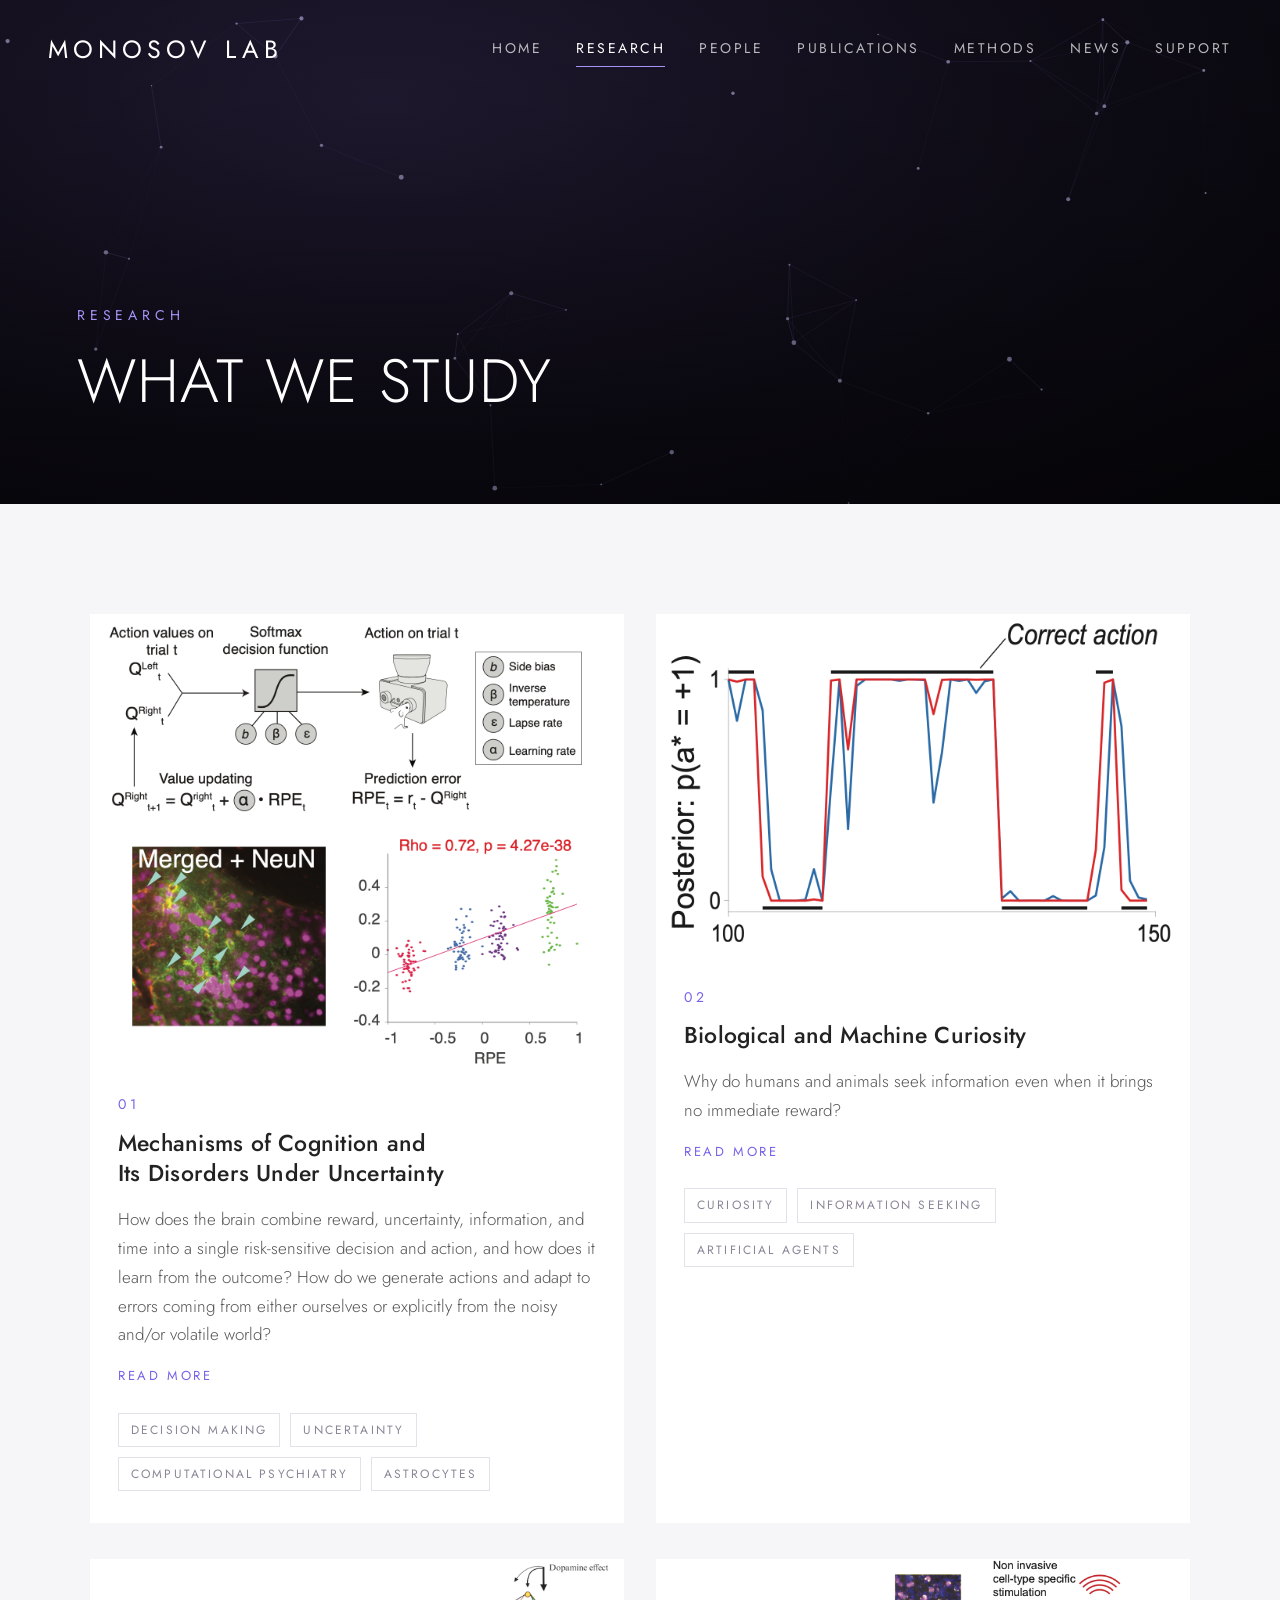
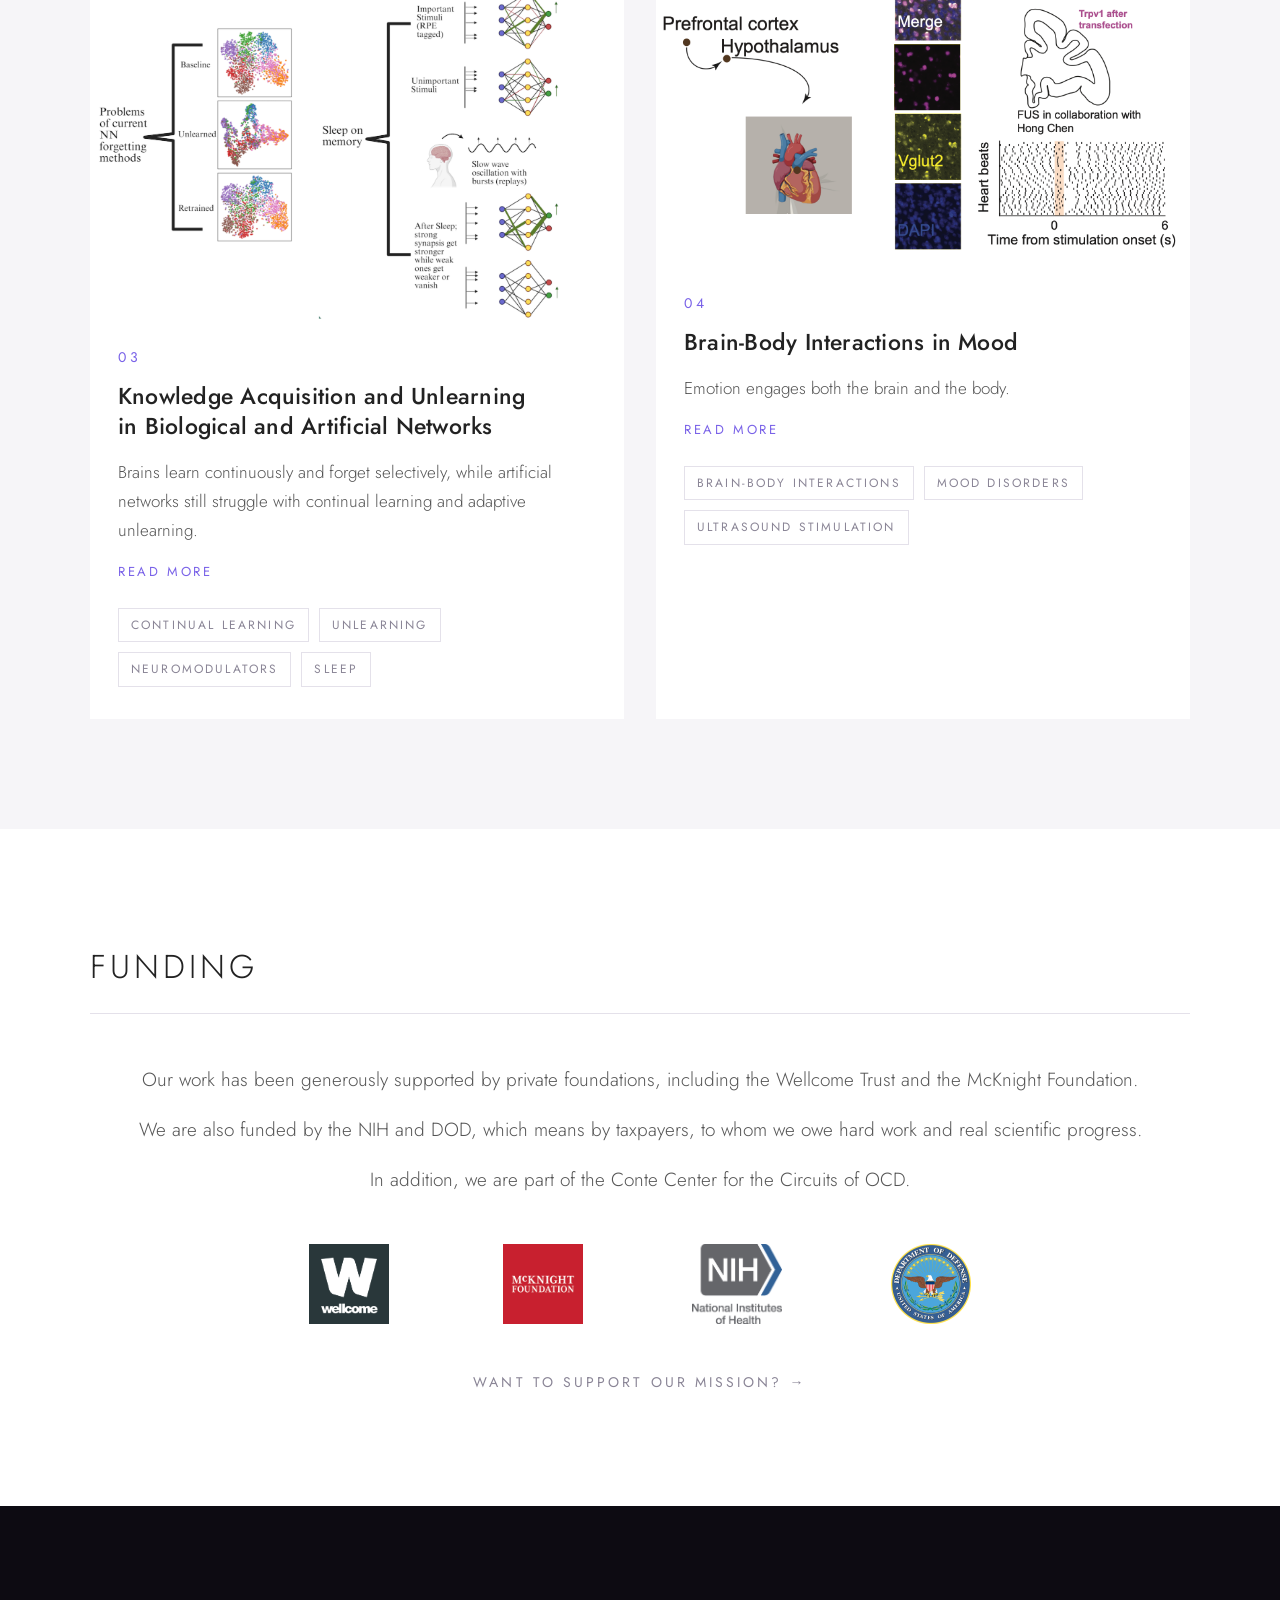
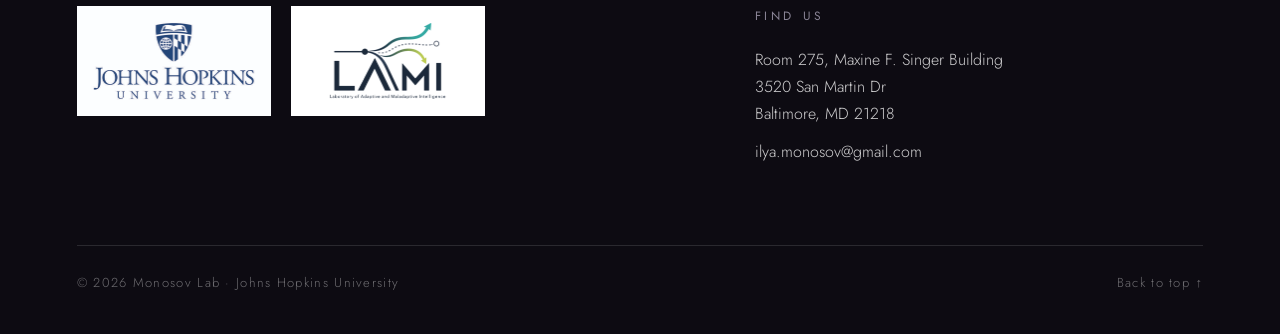
<file: research.html>
<!DOCTYPE html>
<html lang="en">
<head>
  <meta charset="UTF-8">
  <meta name="viewport" content="width=device-width, initial-scale=1.0">
  <title>Research · Monosov Lab</title>
  <link rel="canonical" href="https://jh.monosovlab.org/research.html">
  <link rel="preconnect" href="https://fonts.googleapis.com">
  <link rel="preconnect" href="https://fonts.gstatic.com" crossorigin>
  <link href="https://fonts.googleapis.com/css2?family=Jost:ital,wght@0,300;0,400;0,500;1,300&display=swap" rel="stylesheet">
  <link rel="stylesheet" href="css/style.css?v=2">
</head>
<body>
  <div id="site-header">
    <header class="site-header" id="header">
      <a href="/" class="logo">Monosov Lab</a>
      <nav class="top-nav" aria-label="Main">
        <a href="/">Home</a>
        <a href="/research.html" class="active">Research</a>
        <a href="/people.html">People</a>
        <a href="/publications.html">Publications</a>
        <a href="/methods.html">Methods</a>
        <a href="/news.html">News</a>
        <a href="/support.html">Support</a>
      </nav>
    </header>
  </div>

  <section class="hero page-hero">
    <canvas class="network" aria-hidden="true"></canvas>
    <div class="hero-content">
      <div class="eyebrow">Research</div>
      <h1>What We Study</h1>
    </div>
  </section>

  <!-- <section class="section">
    <div class="container">
      <div class="prose reveal">
        <p>
          Lorem ipsum dolor sit amet, consectetur adipiscing elit. Use this paragraph for the
          big-picture question your lab is trying to answer, and why it matters now.
        </p>
        <p>
          A second paragraph can explain your general approach: how theory, computation,
          and experiment fit together across the projects below.
        </p>
      </div>
    </div>
  </section> -->

  <section class="section alt">
    <div class="container">
      <div class="theme-grid">
      <article class="theme reveal" id="project-1">
        <div class="theme-figures">
          <figure>
            <img src="images/research/astro-mechanisms-project1.png" alt="Reinforcement learning model, astrocyte histology, and reward prediction error correlation">
          </figure>
        </div>
        <div class="theme-text">
          <div class="theme-num">01</div>
          <h2>Mechanisms of Cognition and Its Disorders Under Uncertainty</h2>
          <p>
            How does the brain combine reward, uncertainty, information, and time into a single risk-sensitive
            decision and action, and how does it learn from the outcome? How do we generate actions and adapt to
            errors coming from either ourselves or explicitly from the noisy and/or volatile world?
          </p>
          <a href="#project-1" class="more">Read more</a>
          <div class="theme-more">
          <p>
            We record from and perturb circuits in animals and construct detailed models of behavior to identify
            the computations that drive it. Through computational psychiatry, we apply the same models to human
            behavior to ask where these computations go wrong in disorders of mood and cognition such as OCD.
          </p>
          <p>
            This work extends beyond neurons, including the role of astrocytes in learning from reward prediction errors.
          </p>
          </div>
          <div class="keywords"><span>Decision Making</span><span>Uncertainty</span><span>Computational Psychiatry</span><span>Astrocytes</span></div>
        </div>
      </article>
      <article class="theme reveal" id="project-2">
        <div class="theme-figures">
          <figure>
            <img src="images/research/curiosity-project2.png" alt="Posterior probability of the correct action over trials in a curiosity and decision-making task">
          </figure>
        </div>
        <div class="theme-text">
          <div class="theme-num">02</div>
          <h2>Biological and Machine Curiosity</h2>
          <p>
            Why do humans and animals seek information even when it brings no immediate reward?
          </p>
          <a href="#project-2" class="more">Read more</a>
          <div class="theme-more">
          <p>
            We study the cortical, basal ganglia, and thalamic circuits that anticipate and value the resolution of
            uncertainty, measure information seeking in large human samples (including psychiatric populations), and
            build curious artificial agents, to uncover what makes us us.
          </p>
          </div>
          <div class="keywords"><span>Curiosity</span><span>Information Seeking</span><span>Artificial Agents</span></div>
        </div>
      </article>
      <article class="theme reveal" id="project-3">
        <div class="theme-figures">
          <figure>
            <img src="images/research/unlearning-project3.png" alt="Limitations of current neural-network unlearning and a sleep-inspired memory reshaping model">
          </figure>
        </div>
        <div class="theme-text">
          <div class="theme-num">03</div>
          <h2>Knowledge Acquisition and Unlearning in Biological and Artificial Networks</h2>
          <p>
            Brains learn continuously and forget selectively, while artificial networks still struggle with continual
            learning and adaptive unlearning.
          </p>
          <a href="#project-3" class="more">Read more</a>
          <div class="theme-more">
          <p>
            We study how neuromodulators participate in learning in vivo, and we are starting to examine how sleep then
            reshapes memories. We use these principles to build brain-inspired networks that learn and forget flexibly
            and adaptively.
          </p>
          </div>
          <div class="keywords"><span>Continual Learning</span><span>Unlearning</span><span>Neuromodulators</span><span>Sleep</span></div>
        </div>
      </article>
      <article class="theme reveal" id="project-4">
        <div class="theme-figures">
          <figure>
            <img src="images/research/brain-body-interaction-project4.png" alt="Prefrontal–hypothalamic control of the heart and noninvasive cell-type-specific ultrasound stimulation">
          </figure>
        </div>
        <div class="theme-text">
          <div class="theme-num">04</div>
          <h2>Brain-Body Interactions in Mood</h2>
          <p>
            Emotion engages both the brain and the body.
          </p>
          <a href="#project-4" class="more">Read more</a>
          <div class="theme-more">
          <p>
            We study how prefrontal and hypothalamic circuits control the heart and, in collaboration with Dr. Hong Chen
            at Washington University in St. Louis, developed noninvasive, cell-type-specific ultrasound stimulation for
            nonhuman primates, as a first step toward targeted treatments for disrupted brain-body interactions in mood
            disorders.
          </p>
          <p>
            We are continuing this work and building collaborations with the Johns Hopkins Department of Neurosurgery.
          </p>
          </div>
          <div class="keywords"><span>Brain-Body Interactions</span><span>Mood Disorders</span><span>Ultrasound Stimulation</span></div>
        </div>
      </article>
      </div>
    </div>
  </section>

  <section class="section">
    <div class="container">
      <div class="section-head">
        <h2 class="section-title">Funding</h2>
      </div>
      <div class="prose centered reveal">
        <p>
          Our work has been generously supported by private foundations, including the Wellcome Trust and the
          McKnight Foundation. 
        </p>
        <p>
          We are also funded by the NIH and DOD, which means by taxpayers, to whom we
          owe hard work and real scientific progress. 
        </p>
        <p>
          In addition, we are part of the Conte Center for the Circuits of OCD.
        </p>
      </div>
      <div class="funders reveal">
        <a href="https://wellcome.org/" target="_blank" rel="noopener"><img src="images/research/wellcome-logo.png" alt="Wellcome Trust"></a>
        <a href="https://www.mcknight.org/" target="_blank" rel="noopener"><img src="images/research/mcknight-logo.png" alt="McKnight Foundation"></a>
        <a href="https://www.nih.gov/" target="_blank" rel="noopener"><img src="images/research/nih-logo.png" alt="National Institutes of Health"></a>
        <a href="https://www.defense.gov/" target="_blank" rel="noopener"><img src="images/research/dod-logo.png" alt="U.S. Department of Defense"></a>
      </div>
      <p class="center-link"><a href="/support.html" class="link-arrow">Want to support our mission? &rarr;</a></p>
    </div>
  </section>

  <div id="site-footer"></div>
  <script src="js/site.js?v=8"></script>
</body>
</html>
</file>
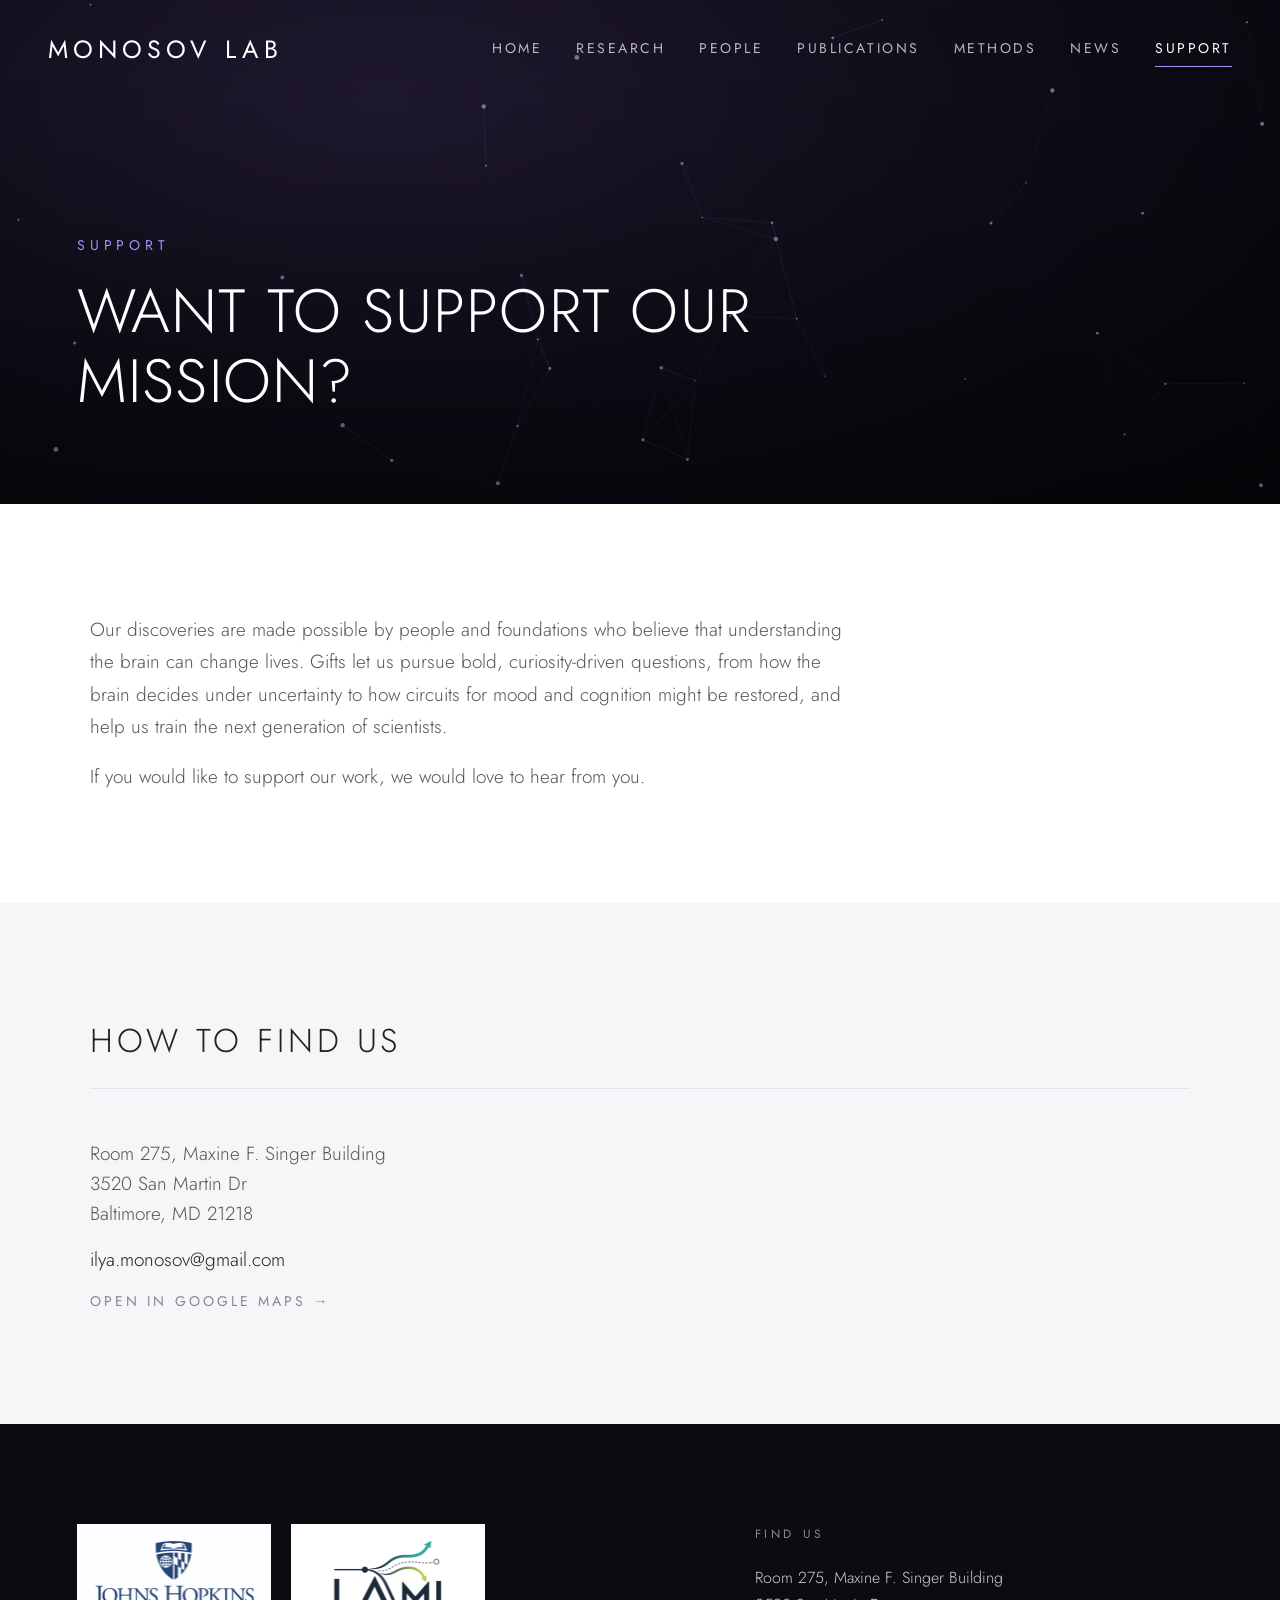
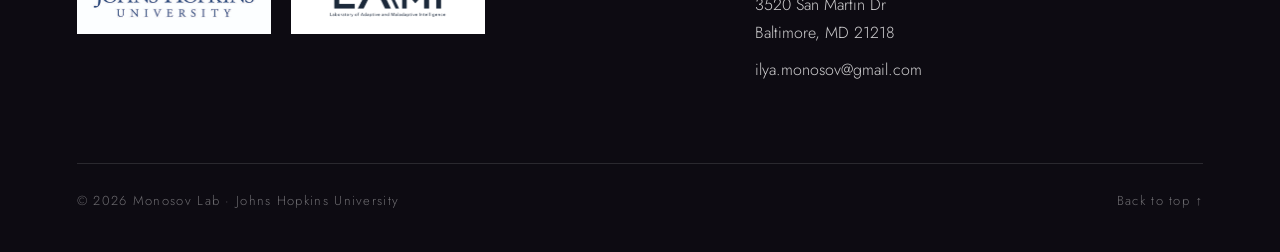
<file: support.html>
<!DOCTYPE html>
<html lang="en">
<head>
  <meta charset="UTF-8">
  <meta name="viewport" content="width=device-width, initial-scale=1.0">
  <title>Support Our Mission · Monosov Lab</title>
  <link rel="canonical" href="https://jh.monosovlab.org/support.html">
  <link rel="preconnect" href="https://fonts.googleapis.com">
  <link rel="preconnect" href="https://fonts.gstatic.com" crossorigin>
  <link href="https://fonts.googleapis.com/css2?family=Jost:ital,wght@0,300;0,400;0,500;1,300&display=swap" rel="stylesheet">
  <link rel="stylesheet" href="css/style.css?v=2">
</head>
<body>
  <div id="site-header">
    <header class="site-header" id="header">
      <a href="/" class="logo">Monosov Lab</a>
      <nav class="top-nav" aria-label="Main">
        <a href="/">Home</a>
        <a href="/research.html">Research</a>
        <a href="/people.html">People</a>
        <a href="/publications.html">Publications</a>
        <a href="/methods.html">Methods</a>
        <a href="/news.html">News</a>
        <a href="/support.html" class="active">Support</a>
      </nav>
    </header>
  </div>

  <section class="hero page-hero">
    <canvas class="network" aria-hidden="true"></canvas>
    <div class="hero-content">
      <div class="eyebrow">Support</div>
      <h1>Want to Support Our Mission?</h1>
    </div>
  </section>

  <section class="section">
    <div class="container">
      <div class="prose reveal">
        <p>
          Our discoveries are made possible by people and foundations who believe that understanding the brain can
          change lives. Gifts let us pursue bold, curiosity-driven questions, from how the brain decides under
          uncertainty to how circuits for mood and cognition might be restored, and help us train the next
          generation of scientists.
        </p>
        <p>
          If you would like to support our work, we would love to hear from you.
        </p>
      </div>
    </div>
  </section>

  <section class="section alt">
    <div class="container">
      <div class="section-head">
        <h2 class="section-title">How to Find Us</h2>
      </div>
      <div class="find-us reveal">
        <address data-site="address"></address>
        <a data-site="email"></a>
        <a href="https://www.google.com/maps/search/?api=1&amp;query=3520+San+Martin+Dr+Baltimore+MD+21218" class="link-arrow" target="_blank" rel="noopener">Open in Google Maps &rarr;</a>
      </div>
    </div>
  </section>

  <div id="site-footer"></div>
  <script src="js/site.js?v=8"></script>
</body>
</html>
</file>
<file: css/style.css>
:root {
  --dark: #0d0b12;
  --dark-2: #16131e;
  --paper: #f6f5f8;
  --text: #222;
  --text-soft: #555;
  --muted: #8a8596;
  --light: #fff;
  --line: #e4e1ea;
  --line-dark: rgba(255,255,255,.12);
  --accent: #a594f9;
  --accent-ink: #7a63e8;
  --font: "Jost", "Futura", "Helvetica Neue", Arial, sans-serif;
  --max: 1100px;
}

* { box-sizing: border-box; margin: 0; padding: 0; }
html { scroll-behavior: smooth; }
body {
  font-family: var(--font);
  font-weight: 300;
  color: var(--text);
  background: var(--light);
  line-height: 1.7;
}
a { color: inherit; text-decoration: none; }
img { max-width: 100%; display: block; }
.nowrap { white-space: nowrap; }
.ph {
  background: linear-gradient(135deg, #2a2438, #4a3f66);
  display: flex; align-items: center; justify-content: center; text-align: center;
  color: rgba(255,255,255,.55); font-size: 12px;
  letter-spacing: .2em; text-transform: uppercase;
}

.site-header {
  position: fixed; top: 0; left: 0; right: 0; z-index: 30;
  display: flex; align-items: center; justify-content: space-between;
  padding: 28px 48px; color: var(--light);
  transition: background .35s, padding .35s;
}
.site-header.scrolled {
  background: rgba(13, 11, 18, 0.92);
  backdrop-filter: blur(8px);
  padding: 16px 48px;
}
.logo { font-size: 25px; font-weight: 400; letter-spacing: .2em; text-transform: uppercase; }
.top-nav { display: flex; justify-content: flex-end; gap: 34px; margin-left: auto; }
.top-nav a {
  position: relative; padding: 6px 0;
  font-size: 14px; font-weight: 400; letter-spacing: .18em; text-transform: uppercase;
  color: rgba(255,255,255,.7); transition: color .25s;
}
.top-nav a::after {
  content: ""; position: absolute; left: 0; right: 0; bottom: 0; height: 1px;
  background: var(--accent); transform: scaleX(0); transition: transform .3s;
}
.top-nav a:hover, .top-nav a.active { color: var(--light); }
.top-nav a:hover::after, .top-nav a.active::after { transform: scaleX(1); }
@media (max-width: 1100px) {
  .site-header { flex-wrap: wrap; row-gap: 10px; }
  .top-nav { flex: 1 0 100%; flex-wrap: wrap; gap: 6px 24px; }
}
@media (max-width: 700px) {
  .top-nav {
    flex-wrap: nowrap; justify-content: flex-start; gap: 20px;
    overflow-x: auto; scrollbar-width: none;
  }
  .top-nav::-webkit-scrollbar { display: none; }
  .top-nav a { flex: none; font-size: 13px; }
}

.hero {
  position: relative; min-height: 100vh;
  display: flex; align-items: center; justify-content: center;
  padding: 140px 24px 120px; color: var(--light); overflow: hidden;
  background: radial-gradient(ellipse at 30% 20%, #2a2140 0%, #120f1c 55%, #07060b 100%);
}
.hero.page-hero {
  min-height: 56vh; align-items: flex-end; justify-content: flex-start;
  padding: 160px 6vw 70px;
}
.hero::after {
  content: ""; position: absolute; inset: 0; pointer-events: none;
  background: linear-gradient(to bottom, rgba(0,0,0,.25), rgba(0,0,0,.45));
}
.network { position: absolute; inset: 0; width: 100%; height: 100%; z-index: 0; }
.hero-content { position: relative; z-index: 1; max-width: 920px; text-align: center; }
.page-hero .hero-content { text-align: left; max-width: 760px; }
.eyebrow {
  font-size: 14px; font-weight: 400; letter-spacing: .35em; text-transform: uppercase;
  opacity: .7; margin-bottom: 28px;
}
.page-hero .eyebrow { color: var(--accent); opacity: 1; margin-bottom: 18px; }
.hero h1 {
  font-size: clamp(21px, 6vw, 65px); font-weight: 300; text-transform: uppercase;
  letter-spacing: .02em; line-height: 1.15; margin-bottom: 26px;
}
.hero h1 .hero-line { display: block; }
.page-hero h1 { font-size: clamp(37px, 5vw, 61px); margin-bottom: 18px; }
.hero .tagline { font-style: italic; font-size: clamp(19px, 2vw, 23px); opacity: .9; margin-bottom: 36px; }
.page-hero .tagline { margin-bottom: 0; opacity: .8; }
.hero .divider { width: 60px; height: 1px; background: rgba(255,255,255,.5); margin: 0 auto 36px; }
.hero p.lead { font-size: 19px; line-height: 1.85; opacity: .85; max-width: 720px; margin: 0 auto; }
.scroll-cue {
  position: absolute; bottom: 36px; left: 50%; z-index: 1; transform: translateX(-50%);
  display: flex; flex-direction: column; align-items: center; gap: 10px;
  font-size: 12px; letter-spacing: .3em; text-transform: uppercase; color: rgba(255,255,255,.6);
}
.scroll-cue span {
  width: 1px; height: 44px; background: rgba(255,255,255,.5);
  animation: drip 2s ease-in-out infinite; transform-origin: top;
}
@keyframes drip {
  0% { transform: scaleY(0); opacity: 1; }
  60% { transform: scaleY(1); opacity: 1; }
  100% { transform: scaleY(1); opacity: 0; }
}

.section { padding: 110px 24px; overflow-x: clip; }
.section.alt { background: var(--paper); }
.container { max-width: var(--max); margin: 0 auto; }
.section-head {
  display: flex; align-items: baseline; justify-content: space-between; gap: 20px;
  border-bottom: 1px solid var(--line); padding-bottom: 18px; margin-bottom: 50px;
}
.section-title { font-size: 33px; font-weight: 300; letter-spacing: .12em; text-transform: uppercase; }
.subhead {
  font-size: 14px; font-weight: 400; letter-spacing: .3em; text-transform: uppercase;
  color: var(--accent-ink); margin: 70px 0 30px;
}
.subhead:first-child { margin-top: 0; }
.link-arrow {
  font-size: 14px; font-weight: 400; letter-spacing: .22em; text-transform: uppercase;
  color: var(--muted); transition: color .2s;
}
.link-arrow:hover { color: var(--text); }
.prose { max-width: 760px; font-size: 19px; color: var(--text-soft); }
.prose p + p { margin-top: 18px; }
.prose.centered { max-width: none; text-align: center; }
.btn {
  display: inline-block; border: 1px solid currentColor; padding: 12px 30px;
  font-size: 13px; font-weight: 400; letter-spacing: .25em; text-transform: uppercase;
  transition: background .2s, color .2s;
}
.btn:hover { background: var(--text); color: var(--light); border-color: var(--text); }
.cta {
  background: var(--dark-2); color: var(--light); border-bottom: 1px solid var(--line-dark);
  text-align: center; padding: 100px 24px;
}
.cta h2 {
  font-size: clamp(27px, 3.5vw, 41px); font-weight: 300;
  letter-spacing: .08em; text-transform: uppercase; margin-bottom: 16px;
}
.cta p { max-width: 620px; margin: 0 auto 34px; opacity: .75; font-size: 18px; }
.cta .btn:hover { background: var(--light); color: var(--dark); border-color: var(--light); }
.reveal { opacity: 0; transform: translateY(24px); transition: opacity .8s, transform .8s; }
.reveal.visible { opacity: 1; transform: none; }

.news-grid { display: grid; grid-template-columns: repeat(2, 1fr); gap: 40px 36px; }
.news-body h3 a:hover { color: var(--accent-ink); }
.news-card.featured {
  grid-column: 1 / -1; display: grid; grid-template-columns: 1.3fr 1fr;
  gap: 44px; align-items: center;
}
.news-card.featured h3 { font-size: 31px; }
.news-img { display: grid; place-items: center; }
.news-img.ph { aspect-ratio: 16 / 10; overflow: hidden; }
.news-img:has(img + img) { grid-template-columns: 1fr 1fr; gap: 8px; }
.news-img img {
  width: auto; height: auto; max-width: 100%; max-height: 260px;
  object-fit: contain; object-position: center;
}
.news-card.featured .news-img img { max-height: 420px; }
.news-img img, .news-img.ph { transition: transform .5s; }
.news-card:hover .news-img.ph { transform: scale(1.02); }
.news-body { padding-top: 22px; }
.news-card.featured .news-body { padding-top: 0; }
.news-meta {
  font-size: 13px; letter-spacing: .18em; text-transform: uppercase;
  color: var(--muted); margin-bottom: 10px;
}
.news-meta .tag { color: var(--accent-ink); margin-left: 10px; }
.news-body h3 { font-size: 22px; font-weight: 400; line-height: 1.35; margin-bottom: 10px; }
.news-body p { font-size: 17px; color: var(--text-soft); }
a.more {
  display: inline-block; margin-top: 10px;
  font-size: 13px; font-weight: 400; letter-spacing: .2em; text-transform: uppercase;
  color: var(--accent-ink);
}
.year-block, .pub-year {
  display: grid; grid-template-columns: 160px 1fr; gap: 40px;
  border-top: 1px solid var(--line);
}
.year-block { padding: 50px 0; }
.pub-year { padding: 40px 0; }
.year-block:first-of-type, .pub-year:first-of-type { border-top: 0; padding-top: 0; }
.year-label { font-size: 45px; font-weight: 300; line-height: 1; color: var(--muted); }
.news-row {
  display: grid; grid-template-columns: 110px 1fr; gap: 24px;
  padding: 18px 0; border-bottom: 1px solid var(--line);
}
.news-row:last-child, .pub:last-child { border-bottom: 0; }
.news-row .date {
  font-size: 13px; letter-spacing: .18em; text-transform: uppercase;
  color: var(--muted); padding-top: 4px;
}
.news-row h3 { font-size: 19px; font-weight: 400; line-height: 1.4; }
.news-row { transition: background 1.2s; }
.news-row.highlight { background: var(--paper); box-shadow: inset 3px 0 var(--accent-ink); }
.news-row p { font-size: 16px; color: var(--text-soft); margin-top: 4px; }
a.read-paper,
.news-row p a,
.news-body p a {
  color: #2563eb;
  text-decoration: underline;
  text-underline-offset: 3px;
}
a.read-paper:hover,
.news-row p a:hover,
.news-body p a:hover { color: #1d4ed8; }
.news-row .tag {
  font-size: 12px; font-weight: 400; letter-spacing: .2em; text-transform: uppercase;
  color: var(--accent-ink); margin-right: 10px;
}

.theme-grid {
  display: grid; grid-template-columns: 1fr 1fr; gap: 36px 32px;
}
.theme {
  display: flex; flex-direction: column; background: var(--light);
  scroll-margin-top: 110px;
}
.theme-text { padding: 26px 28px 32px; }
.theme-figures {
  display: grid; grid-template-columns: 1fr; gap: 12px;
}
.theme-figures img { width: 100%; height: auto; cursor: zoom-in; }
.theme-figures .ph { aspect-ratio: 16 / 9; }
.theme-figures figcaption { margin-top: 10px; font-size: 15px; color: var(--muted); }
.lightbox {
  position: fixed; inset: 0; z-index: 40; display: grid; place-items: center; gap: 14px;
  padding: 5vh 5vw; background: rgba(13,11,18,.92); cursor: zoom-out;
  opacity: 0; pointer-events: none; transition: opacity .25s;
}
.lightbox.open { opacity: 1; pointer-events: auto; }
.lightbox img { max-width: 100%; max-height: 82vh; object-fit: contain; background: var(--light); }
.lightbox p { color: rgba(255,255,255,.8); font-size: 16px; text-align: center; max-width: 820px; }
.theme-num { font-size: 14px; font-weight: 400; letter-spacing: .3em; color: var(--accent-ink); margin-bottom: 12px; }
.theme h2 {
  font-size: 23px; font-weight: 500; line-height: 1.3;
  letter-spacing: .01em; text-wrap: balance; margin-bottom: 16px;
}
.theme p, .pi p { font-size: 17px; color: var(--text-soft); }
.theme p + p, .pi p + p { margin-top: 14px; }
.theme .theme-more { display: none; }
.theme .more { margin-top: 16px; }
.theme .more:hover { color: var(--text); }
.theme.active h2 { color: var(--accent-ink); }
.theme-panel {
  grid-column: 1 / -1; position: relative; z-index: 0;
  height: 0; margin-top: -4px; opacity: 0; color: var(--light);
  transition: height .4s ease, opacity .3s;
}
.theme-panel.open { opacity: 1; }
.theme-panel::after {
  content: ""; position: absolute; z-index: -1; top: 0; bottom: 0; left: 50%;
  width: 100vw; transform: translateX(-50%); background: var(--dark);
}
.theme-panel::before {
  content: ""; position: absolute; top: -8px; left: var(--caret, 50%);
  width: 16px; height: 16px; background: var(--dark);
  transform: translateX(-50%) rotate(45deg); transition: left .35s ease;
}
.theme-panel.instant, .theme-panel.instant::before { transition: none; }
.theme-panel .panel-body {
  display: grid; grid-template-columns: 1fr 2fr; gap: 48px; align-items: start;
  min-height: 0; padding: 44px 50px 44px 0;
}
.theme-panel .panel-body h3 {
  font-size: 27px; font-weight: 300; letter-spacing: .02em; line-height: 1.3;
  text-transform: none;
}
.theme-panel .theme-num { color: var(--accent); }
.theme-panel .panel-intro { font-size: 17px; line-height: 1.75; color: rgba(255,255,255,.82); }
.theme-panel .panel-intro p + p { margin-top: 14px; }
.theme-panel .keywords { margin-top: 22px; }
.theme-panel .keywords span { border-color: rgba(255,255,255,.25); color: rgba(255,255,255,.7); }
.keywords { display: flex; flex-wrap: wrap; gap: 10px; margin-top: 24px; }
.keywords span {
  font-size: 12px; font-weight: 400; letter-spacing: .18em; text-transform: uppercase;
  border: 1px solid var(--line); padding: 6px 12px; color: var(--muted);
}
.funders { display: flex; flex-wrap: wrap; gap: 24px; justify-content: center; }
.funders .ph { width: 170px; height: 80px; }
.funders img { width: 170px; height: 80px; object-fit: contain; }
.prose + .funders { margin-top: 48px; }
.center-link { text-align: center; }
.funders + .center-link { margin-top: 44px; }
.find-us { display: grid; justify-items: start; gap: 14px; font-size: 19px; color: var(--text-soft); }
.find-us address { font-style: normal; line-height: 1.6; }
.find-us a[data-site] { color: var(--text); }

.pi { display: grid; grid-template-columns: 340px 1fr; gap: 60px; align-items: start; }
.pi-photo { position: relative; aspect-ratio: 4 / 5; overflow: hidden; }
.pi-photo img, .person-photo img { width: 100%; height: 100%; object-fit: cover; }
.pi-photo img, .person-photo img { position: absolute; inset: 0; max-width: none; object-position: center 25%; }
.pi h2 { font-size: 39px; font-weight: 300; letter-spacing: .04em; line-height: 1.2; }
.pi .role {
  font-size: 14px; font-weight: 400; letter-spacing: .25em; text-transform: uppercase;
  color: var(--accent-ink); margin: 10px 0 26px;
}
.person-links { display: flex; flex-wrap: wrap; gap: 22px; margin-top: 26px; }
.person-links a {
  font-size: 13px; font-weight: 400; letter-spacing: .2em; text-transform: uppercase;
  border-bottom: 1px solid currentColor; padding-bottom: 3px; transition: color .2s;
}
.person-links a:hover { color: var(--accent-ink); }
.people-grid { display: grid; grid-template-columns: repeat(4, 1fr); gap: 44px 30px; isolation: isolate; }
.person { position: relative; z-index: 1; }
.person-photo { position: relative; aspect-ratio: 3 / 4; overflow: hidden; margin-bottom: 18px; }
.person-photo img { transition: transform .6s; }
.person:hover .person-photo img { transform: scale(1.04); }
.person.has-panel > p { display: none; }
.person.has-panel .person-photo { cursor: pointer; }
.person.has-panel .person-photo::after {
  content: "+"; position: absolute; right: 10px; bottom: 10px;
  width: 30px; height: 30px; border-radius: 50%;
  display: grid; place-items: center;
  background: rgba(13,11,18,.75); color: var(--light); font-size: 19px; letter-spacing: 0;
  opacity: 0; transition: opacity .25s, transform .3s;
}
.person.has-panel .person-photo:hover::after,
.person.has-panel .person-photo:focus-visible::after,
.person.active .person-photo::after { opacity: 1; }
.person.active .person-photo::after { transform: rotate(45deg); }
.person.active h3 { color: var(--accent-ink); }
.person-photo:focus-visible { outline: 1px solid var(--accent-ink); outline-offset: 4px; }
.person-panel {
  grid-column: 1 / -1; position: relative; z-index: 0;
  height: 0; margin-top: 0; opacity: 0; color: var(--light);
  transition: height .4s ease, opacity .3s;
  pointer-events: none;
}
.person-panel.open { opacity: 1; pointer-events: auto; }
.person-panel::after {
  content: ""; position: absolute; z-index: -1; top: 0; bottom: 0; left: 50%;
  width: 100vw; transform: translateX(-50%); background: var(--dark);
  pointer-events: none;
}
.person-panel::before {
  content: ""; position: absolute; top: -8px; left: var(--caret, 50%);
  width: 16px; height: 16px; background: var(--dark);
  transform: translateX(-50%) rotate(45deg); transition: left .35s ease;
  pointer-events: none;
}
.person-panel.instant, .person-panel.instant::before { transition: none; }
.person-panel.ghost { pointer-events: none; }
.panel-inner { height: 100%; overflow: hidden; }
.panel-body {
  display: grid; grid-template-columns: 1fr 2fr auto; gap: 48px; align-items: start;
  min-height: 230px; padding: 44px 50px 44px 0;
  transition: opacity .15s;
}
.panel-body.fading { opacity: 0; }
.panel-body h3 { font-size: 27px; font-weight: 300; letter-spacing: .04em; line-height: 1.25; }
.panel-role {
  margin-top: 8px; font-size: 12px; font-weight: 400; letter-spacing: .2em;
  text-transform: uppercase; color: var(--accent);
}
.panel-intro { font-size: 17px; line-height: 1.75; color: rgba(255,255,255,.82); }
.panel-links { display: grid; grid-template-columns: repeat(2, auto); gap: 10px; }
.panel-links a {
  display: flex; align-items: center; gap: 10px;
  padding: 8px 16px; border: 1px solid rgba(255,255,255,.25); border-radius: 999px;
  font-size: 12px; font-weight: 400; letter-spacing: .2em; text-transform: uppercase;
  transition: background .2s, border-color .2s, color .2s;
}
.panel-links a:hover { background: var(--accent); border-color: var(--accent); color: var(--dark); }
.panel-links svg { width: 15px; height: 15px; flex: none; }
.panel-close {
  position: absolute; top: 14px; right: 0; z-index: 1;
  width: 34px; height: 34px; border: 0; background: none; cursor: pointer;
  font-family: var(--font); font-size: 27px; line-height: 1; color: rgba(255,255,255,.6);
  transition: color .2s;
}
.panel-close:hover { color: var(--light); }
.person h3 { font-size: 20px; font-weight: 400; line-height: 1.3; }
.person .role {
  font-size: 12px; font-weight: 400; letter-spacing: .2em; text-transform: uppercase;
  color: var(--muted); margin: 6px 0 10px;
}
.person p { font-size: 16px; color: var(--text-soft); }

.pub-tools {
  display: flex; flex-wrap: wrap; gap: 16px; align-items: center; justify-content: space-between;
  margin-bottom: 50px;
}
.pub-search {
  flex: 1 1 280px; max-width: 420px;
  font-family: var(--font); font-size: 17px; font-weight: 300;
  border: 0; border-bottom: 1px solid var(--line); padding: 10px 0;
  background: transparent; outline: none;
}
.pub-search:focus { border-color: var(--accent-ink); }
.pub-filters { display: flex; flex-wrap: wrap; gap: 8px; }
.pub-filters button {
  font-family: var(--font); font-size: 12px; font-weight: 400;
  letter-spacing: .2em; text-transform: uppercase;
  background: none; border: 1px solid var(--line); color: var(--muted);
  padding: 8px 14px; cursor: pointer; transition: all .2s;
}
.pub-filters button.active, .pub-filters button:hover { border-color: var(--text); color: var(--text); }
.pub { padding: 18px 0; border-bottom: 1px solid var(--line); }
.pub-title { font-size: 21px; font-weight: 400; line-height: 1.4; }
.pub-authors { font-size: 16px; color: var(--text-soft); margin-top: 4px; }
.pub-authors b { font-weight: 500; color: var(--text); }
.pub-venue { font-size: 16px; font-style: italic; color: var(--muted); }
.pub-links { display: flex; flex-wrap: wrap; gap: 8px; margin-top: 10px; }
.pub-links a {
  font-size: 11px; font-weight: 400; letter-spacing: .2em; text-transform: uppercase;
  border: 1px solid var(--line); padding: 4px 10px; color: var(--muted); transition: all .2s;
}
.pub-links a:hover { border-color: var(--accent-ink); color: var(--accent-ink); }
.pub-type {
  display: inline-block; margin-left: 8px;
  font-size: 11px; font-weight: 400; letter-spacing: .2em; text-transform: uppercase;
  color: var(--accent-ink); font-style: normal;
}
.pub-empty { display: none; color: var(--muted); padding: 30px 0; }

.method-grid {
  display: grid; grid-template-columns: repeat(3, 1fr);
  gap: 1px; background: var(--line); border: 1px solid var(--line);
}
.method { background: var(--light); padding: 40px 34px; transition: background .3s; }
.method:hover { background: var(--paper); }
.method-num { font-size: 13px; font-weight: 400; letter-spacing: .3em; color: var(--accent-ink); margin-bottom: 30px; }
.method h3 { font-size: 21px; font-weight: 400; letter-spacing: .06em; text-transform: uppercase; margin-bottom: 14px; }
.method p { font-size: 16px; color: var(--text-soft); }
.prose + .section-head { margin-top: 80px; }
.tool-list { display: grid; grid-template-columns: repeat(2, 1fr); gap: 0 60px; list-style: none; }
.tool-list li {
  display: flex; justify-content: space-between; gap: 20px;
  padding: 16px 0; border-bottom: 1px solid var(--line); font-size: 17px;
}
.tool-list li span { color: var(--muted); font-size: 15px; text-align: right; }

footer { background: var(--dark); color: var(--light); padding: 100px 6vw 40px; }
.foot-grid { display: grid; grid-template-columns: 1.4fr 1fr; gap: 50px; padding-bottom: 70px; }
.foot-logos { display: flex; gap: 20px; }
.logo-ph {
  width: 110px; height: 110px; border: 1px dashed rgba(255,255,255,.3);
  display: grid; place-items: center; text-align: center;
  font-size: 11px; letter-spacing: .18em; text-transform: uppercase; color: rgba(255,255,255,.5);
}
.foot-logos img { height: 110px; width: auto; }
.foot-col h4 {
  font-size: 12px; font-weight: 400; letter-spacing: .3em;
  text-transform: uppercase; color: var(--muted); margin-bottom: 20px;
}
.foot-col a, .foot-col address {
  display: block; font-style: normal; font-size: 16px;
  color: rgba(255,255,255,.8); margin-bottom: 10px; transition: color .2s;
}
.foot-col a:hover { color: var(--accent); }
.foot-bottom {
  display: flex; justify-content: space-between; flex-wrap: wrap; gap: 10px;
  border-top: 1px solid var(--line-dark); padding-top: 26px;
  font-size: 13px; letter-spacing: .1em; color: rgba(255,255,255,.4);
}
.foot-bottom a:hover { color: var(--light); }

@media (max-width: 1000px) {
  .method-grid { grid-template-columns: repeat(2, 1fr); }
  .people-grid { grid-template-columns: repeat(3, 1fr); }
  .foot-grid { grid-template-columns: 1fr 1fr; }
  .foot-logos { grid-column: 1 / -1; }
  .pi { grid-template-columns: 260px 1fr; gap: 40px; }
}
@media (max-width: 700px) {
  .site-header, .site-header.scrolled { padding: 18px 16px; }
  .logo { font-size: 19px; }
  .hero { padding: 120px 16px 110px; }
  .hero.page-hero { padding: 130px 16px 50px; min-height: 46vh; }
  .hero p.lead { font-size: 17px; }
  .section { padding: 80px 16px; }
  .section-title { font-size: 25px; }
  .news-grid, .method-grid, .tool-list { grid-template-columns: 1fr; }
  .news-card.featured { grid-template-columns: 1fr; gap: 0; }
  .news-card.featured .news-body { padding-top: 22px; }
  .news-card.featured h3 { font-size: 25px; }
  .theme-grid { grid-template-columns: 1fr; gap: 28px; }
  .theme-text { padding: 22px 0 8px; }
  .theme { background: none; }
  .theme-panel .panel-body { padding-right: 36px; }
  .pi { grid-template-columns: 1fr; }
  .pi-photo { max-width: 320px; }
  .people-grid { grid-template-columns: repeat(2, 1fr); gap: 34px 18px; }
  .panel-body { grid-template-columns: 1fr; gap: 16px; min-height: 0; padding: 30px 40px 30px 0; }
  .panel-body h3 { font-size: 23px; }
  .panel-intro { font-size: 16px; }
  .panel-links { display: flex; flex-wrap: wrap; }
  .year-block, .pub-year { grid-template-columns: 1fr; gap: 16px; }
  .year-label { font-size: 33px; }
  .news-row { grid-template-columns: 1fr; gap: 4px; }
  footer { padding: 70px 16px 30px; }
  .foot-grid { grid-template-columns: 1fr; }
  .logo-ph { width: 90px; height: 90px; }
}
@media (prefers-reduced-motion: reduce) {
  .reveal { opacity: 1; transform: none; transition: none; }
  .scroll-cue span { animation: none; }
}
</file>
